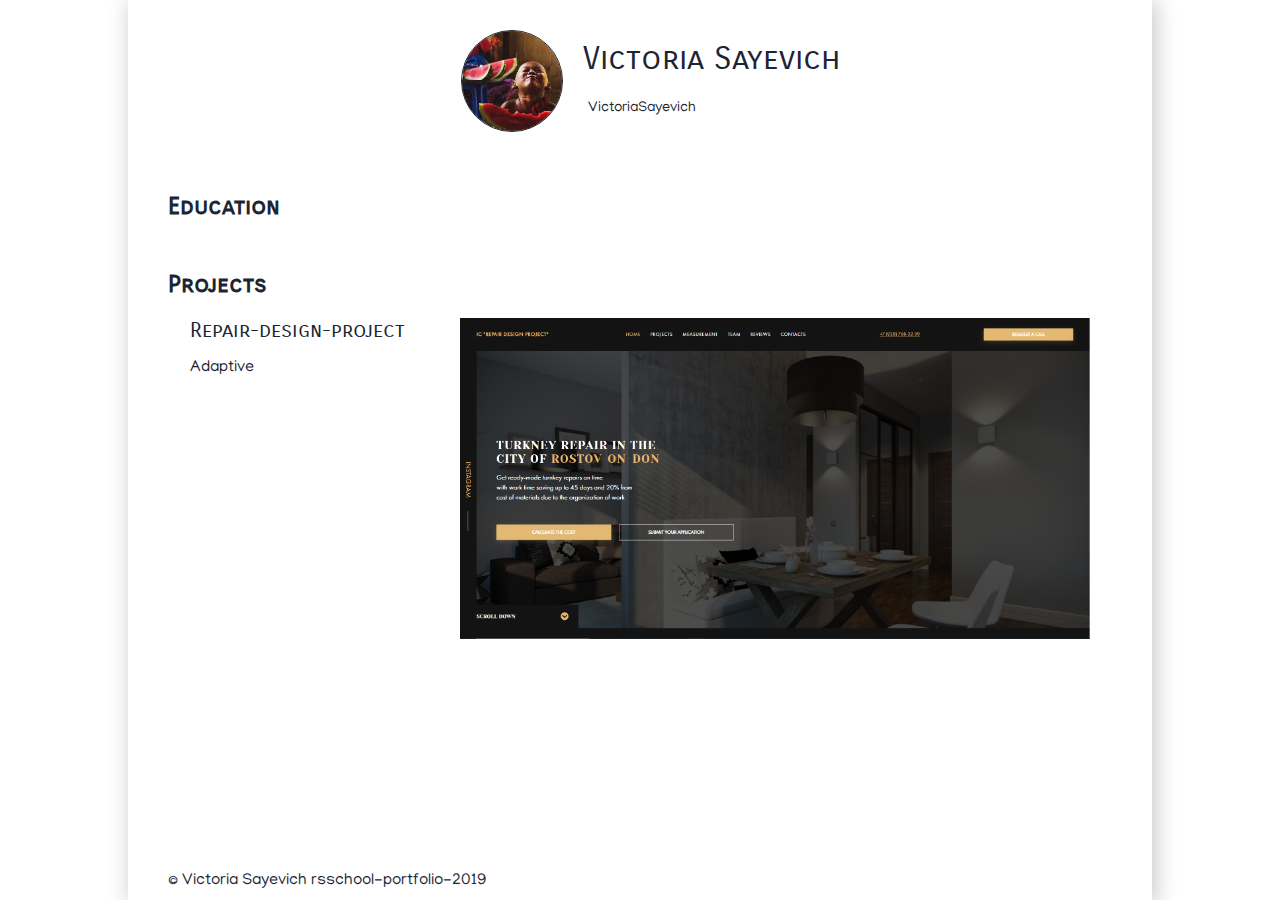
<file: index.html>
<!DOCTYPE html>
<html lang="en">

<head>
    <meta charset="UTF-8">
    <meta name="viewport" content="width=device-width, initial-scale=1.0">
    <meta http-equiv="X-UA-Compatible" content="ie=edge">
    <link rel="stylesheet" type="text/css" href="./style/style.css">
    <link rel="stylesheet" href="https://use.fontawesome.com/releases/v5.7.2/css/all.css" integrity="sha384-fnmOCqbTlWIlj8LyTjo7mOUStjsKC4pOpQbqyi7RrhN7udi9RwhKkMHpvLbHG9Sr" crossorigin="anonymous">
    <link href="https://fonts.googleapis.com/css?family=Carrois+Gothic+SC&display=swap" rel="stylesheet">
    <title>Portfolio</title>
</head>

<body>
    <header>
        <div class="my_photo">
            <div class="circle">
                <img src="./assets/big.jpg" alt="Фото">
            </div>
        </div>
        <div class="my_name">
            <h1>Victoria Sayevich</h1>
            <div class="my_name--contacts">
                <a href="https://github.com/VictoriaSayevich">
                    <i class="fab fa-github"></i>VictoriaSayevich
                </a>
            </div>
        </div>
    </header>
    <main>
        <section class="education">
            <div class="education-header">
                <h2>Education</h2>
            </div>
            <div class="education--card">
                <div class="education--card-element">
                    <h3>University:</h3>
                    <p>BSU</p>
                </div>
                <div class="education--card-element">
                    <h3>Faculty:</h3>
                    <p>Social and Cultural Communications</p>
                </div>
                <div class="education--card-element">
                    <h3>Specialty:</h3>
                    <p>Applied Informatics (web programming and computer design)</p>
                </div>
                <div class="education--card-element">
                    <h3>Graduation year:</h3>
                    <p>2021</p>
                </div>
            </div>
        </section>
        <section class="slider_projects">
            <h2>Projects</h2>
            <div class="slider_projects_container">
                <button class="slider_btn"><i class="fas fa-chevron-circle-left"></i></button>
                <div class="slider_projects_container--element">
                    <div class="slider_projects_container--element-item">
                        <article class="description">
                            <h3>Theyallow</h3>
                            <p>Adaptive</p>
                        </article>
                        <a href="./projects/theyallow/index.html"><img src="./assets/theyallow.png" alt="Theyallow" title="Theyallow project"></a>
                    </div>
                </div>
                <div class="slider_projects_container--element active">
                    <div class="slider_projects_container--element-item">
                        <article class="description">
                            <h3>Repair-design-project</h3>
                            <p>Adaptive</p>
                        </article>
                        <a href="./projects/design-repair/index.html"><img src="./assets/repair_design_project.png" alt="Theyallow" title="Theyallow project"></a>
                    </div>
                </div>
                <button class="slider_btn"><i class="fas fa-chevron-circle-right"></i></button>
            </div>
        </section>
        <section class="contacts">
            <ul class="contacts--menu">
                <li><a href="mailto:victoriasayevich@gmail.com"><i class="fas fa-envelope"></i></a></li>
                <li><a href="skype:VictoriaSayevich?call"><i class="fab fa-skype"></i></a></li>
                <li><a href="tg://msg?text=<?php echo urlencode( '<VictoriaSayevich>' ); ?>"><i class="fab fa-telegram-plane"></i></a></li>
            </ul>
        </section>
    </main>
    <footer>
        <p>&copy; Victoria Sayevich rsschool-portfolio-2019</p>
    </footer>
    <script src="./index.js"></script>
</body>

</html>
</file>
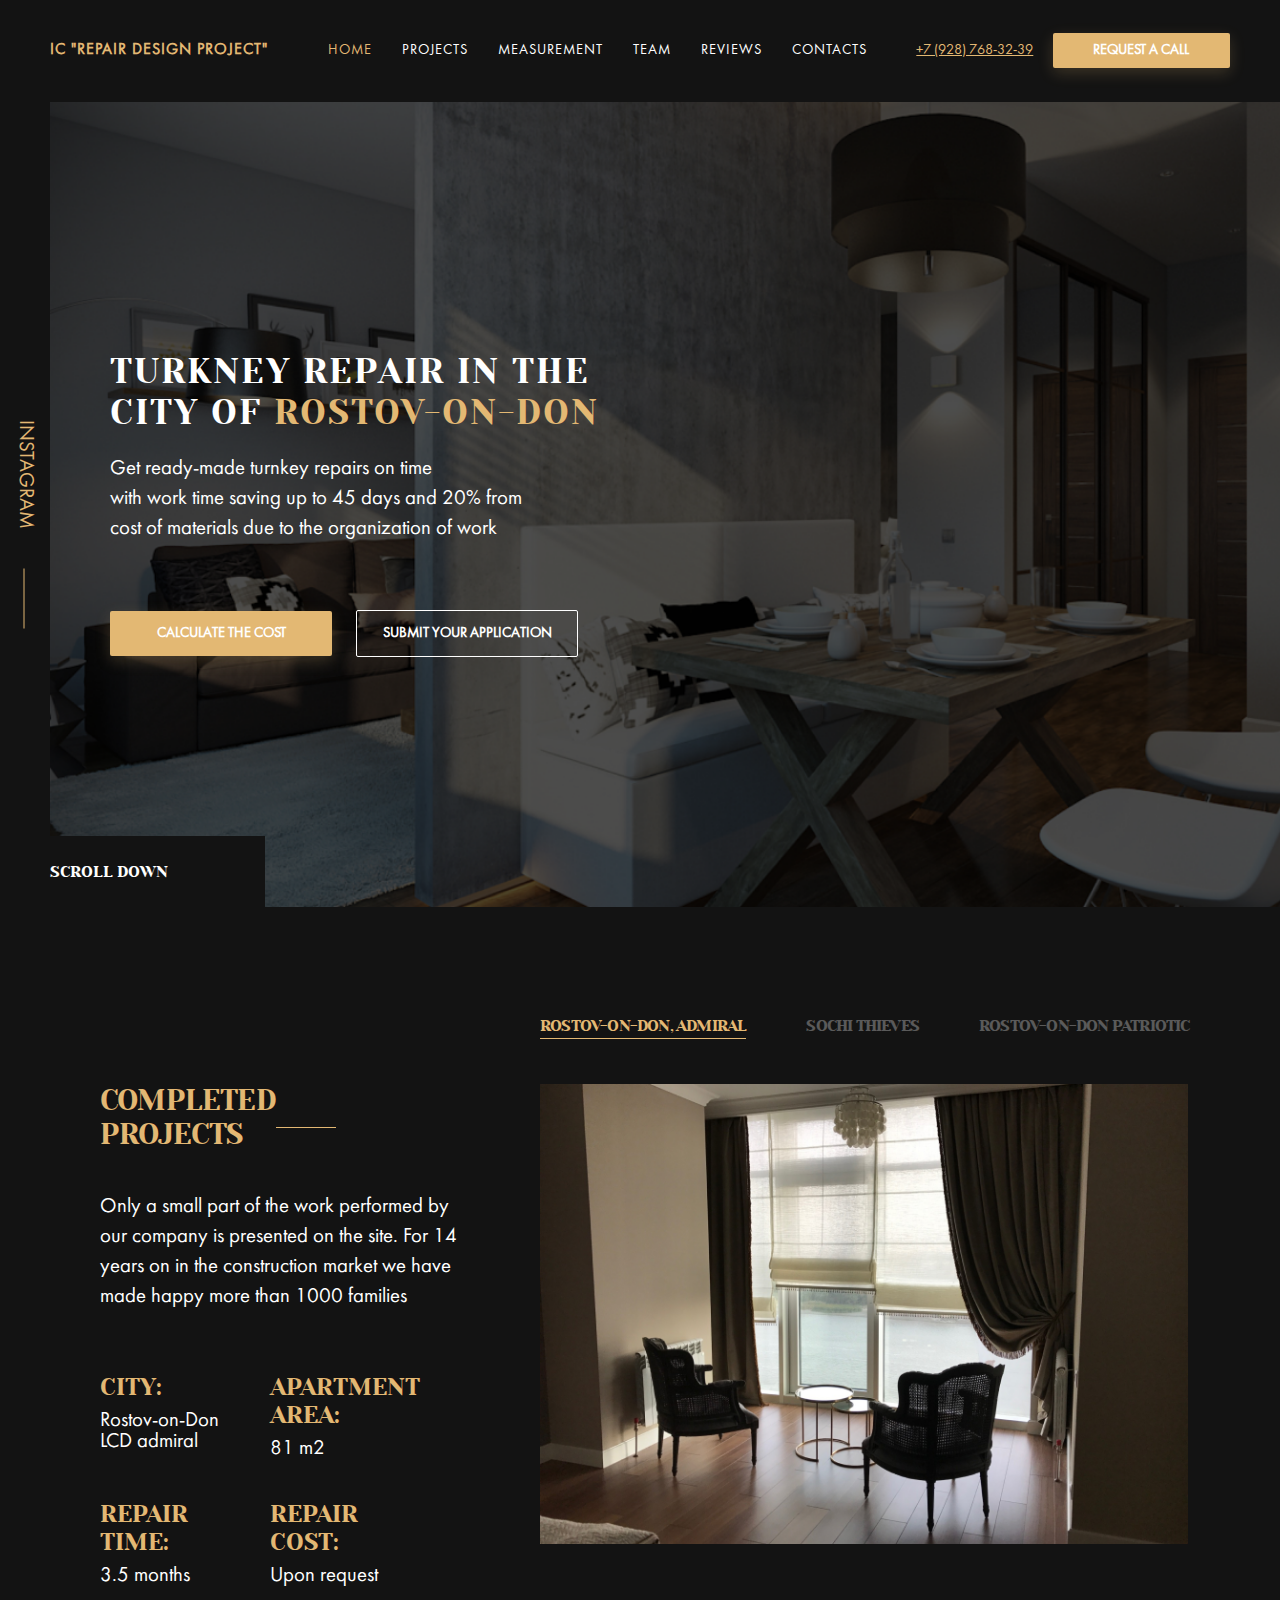
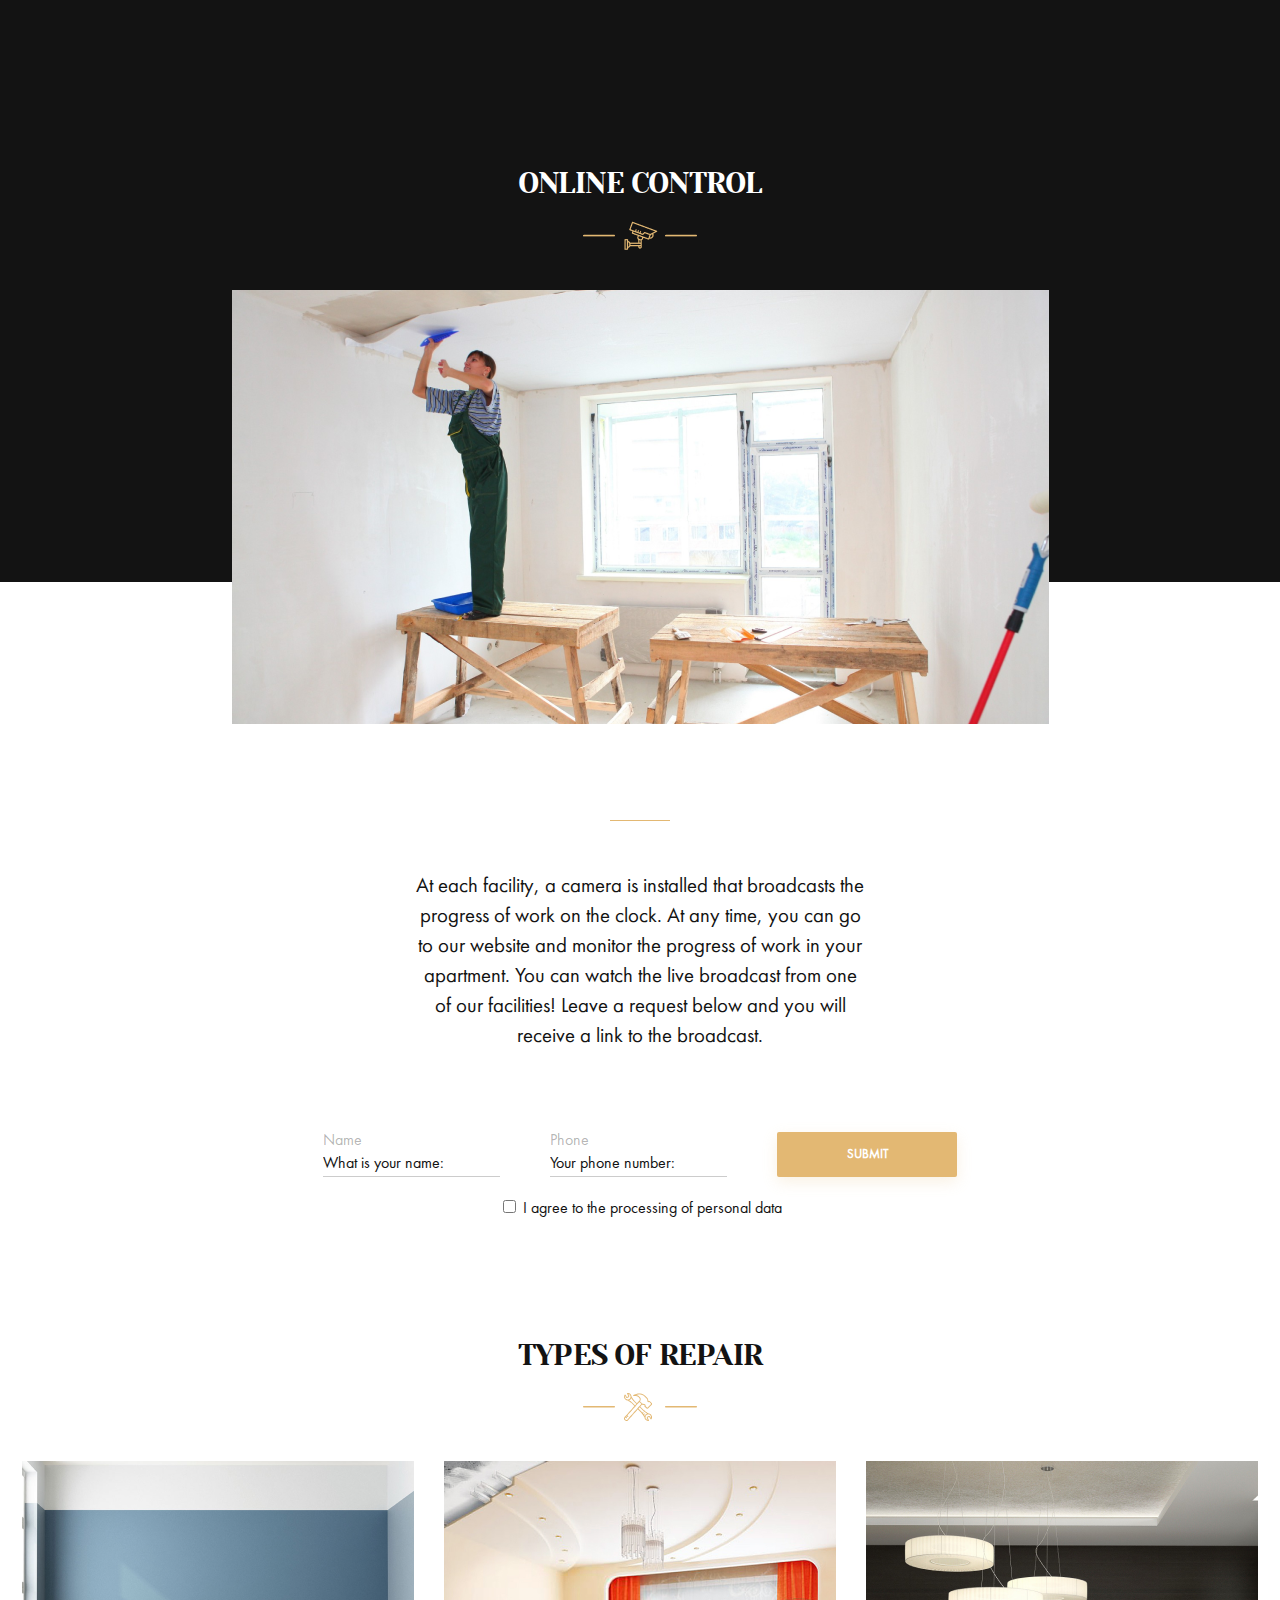
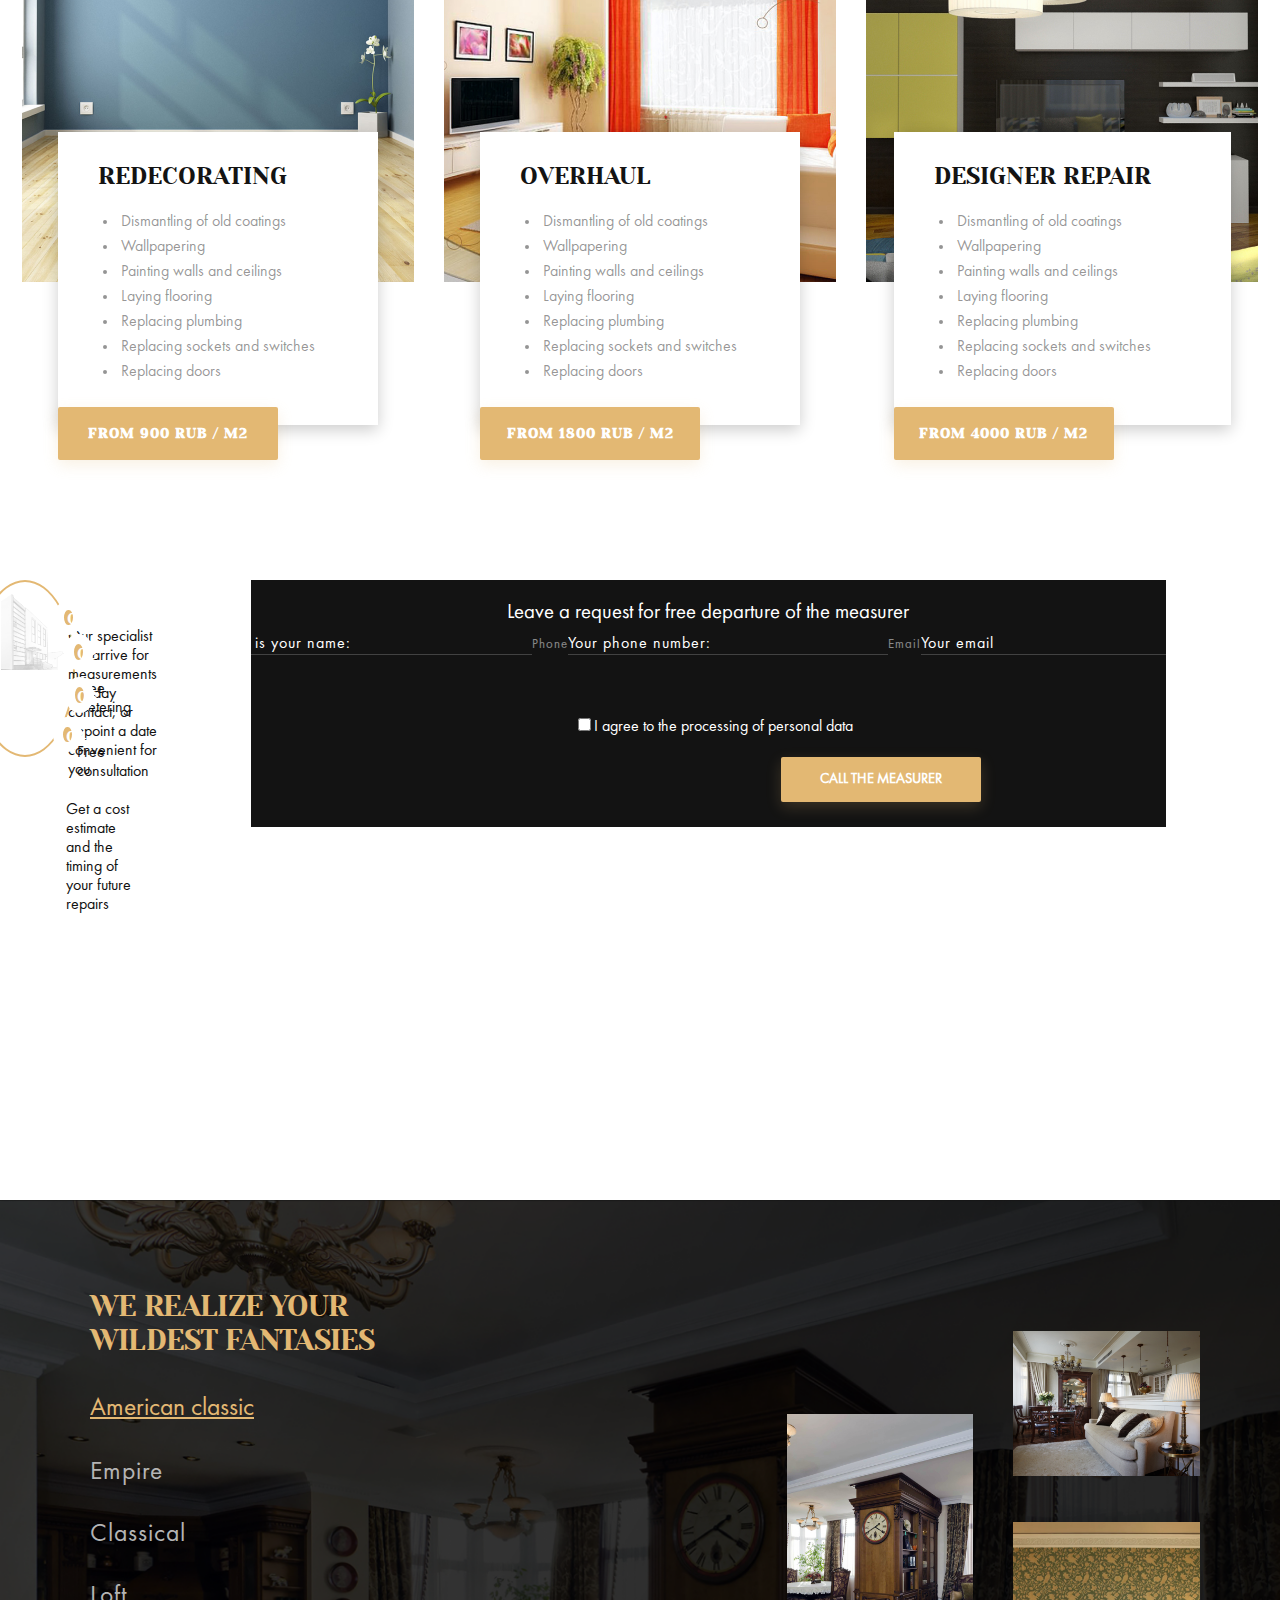
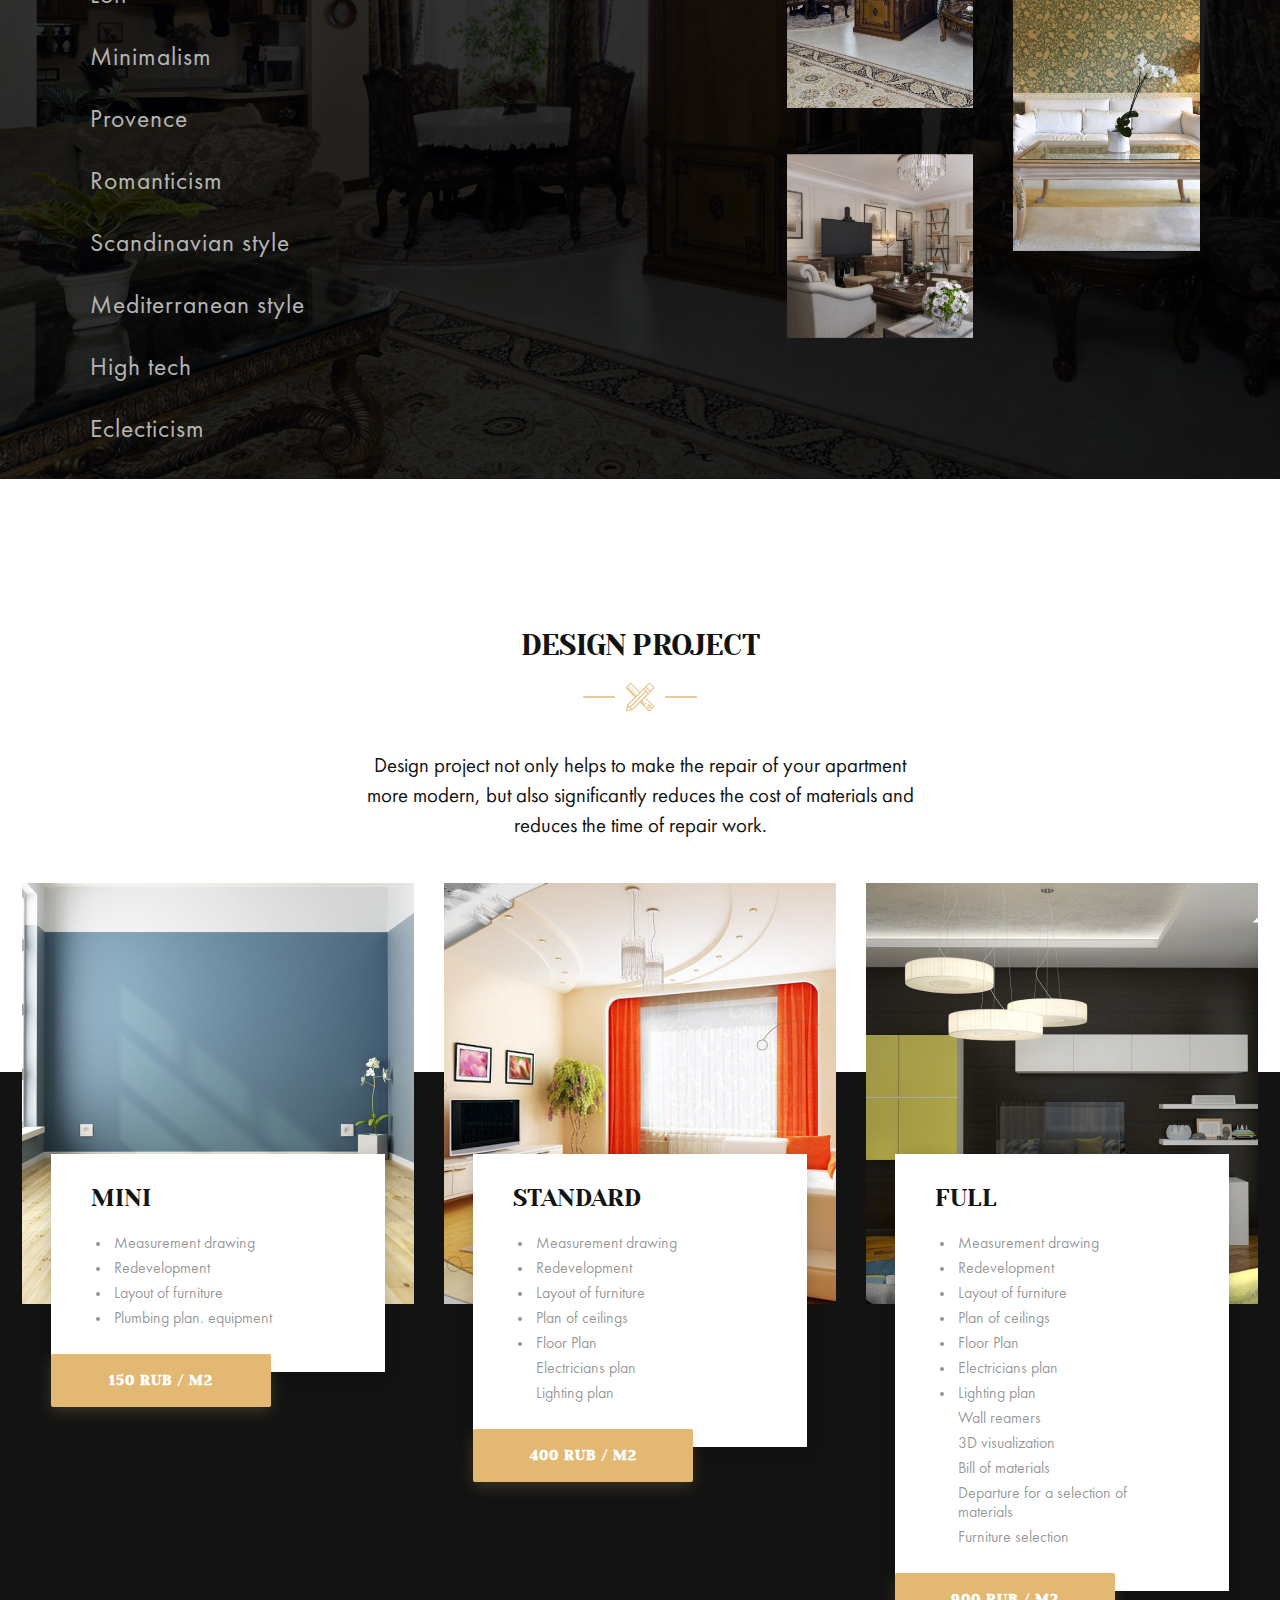
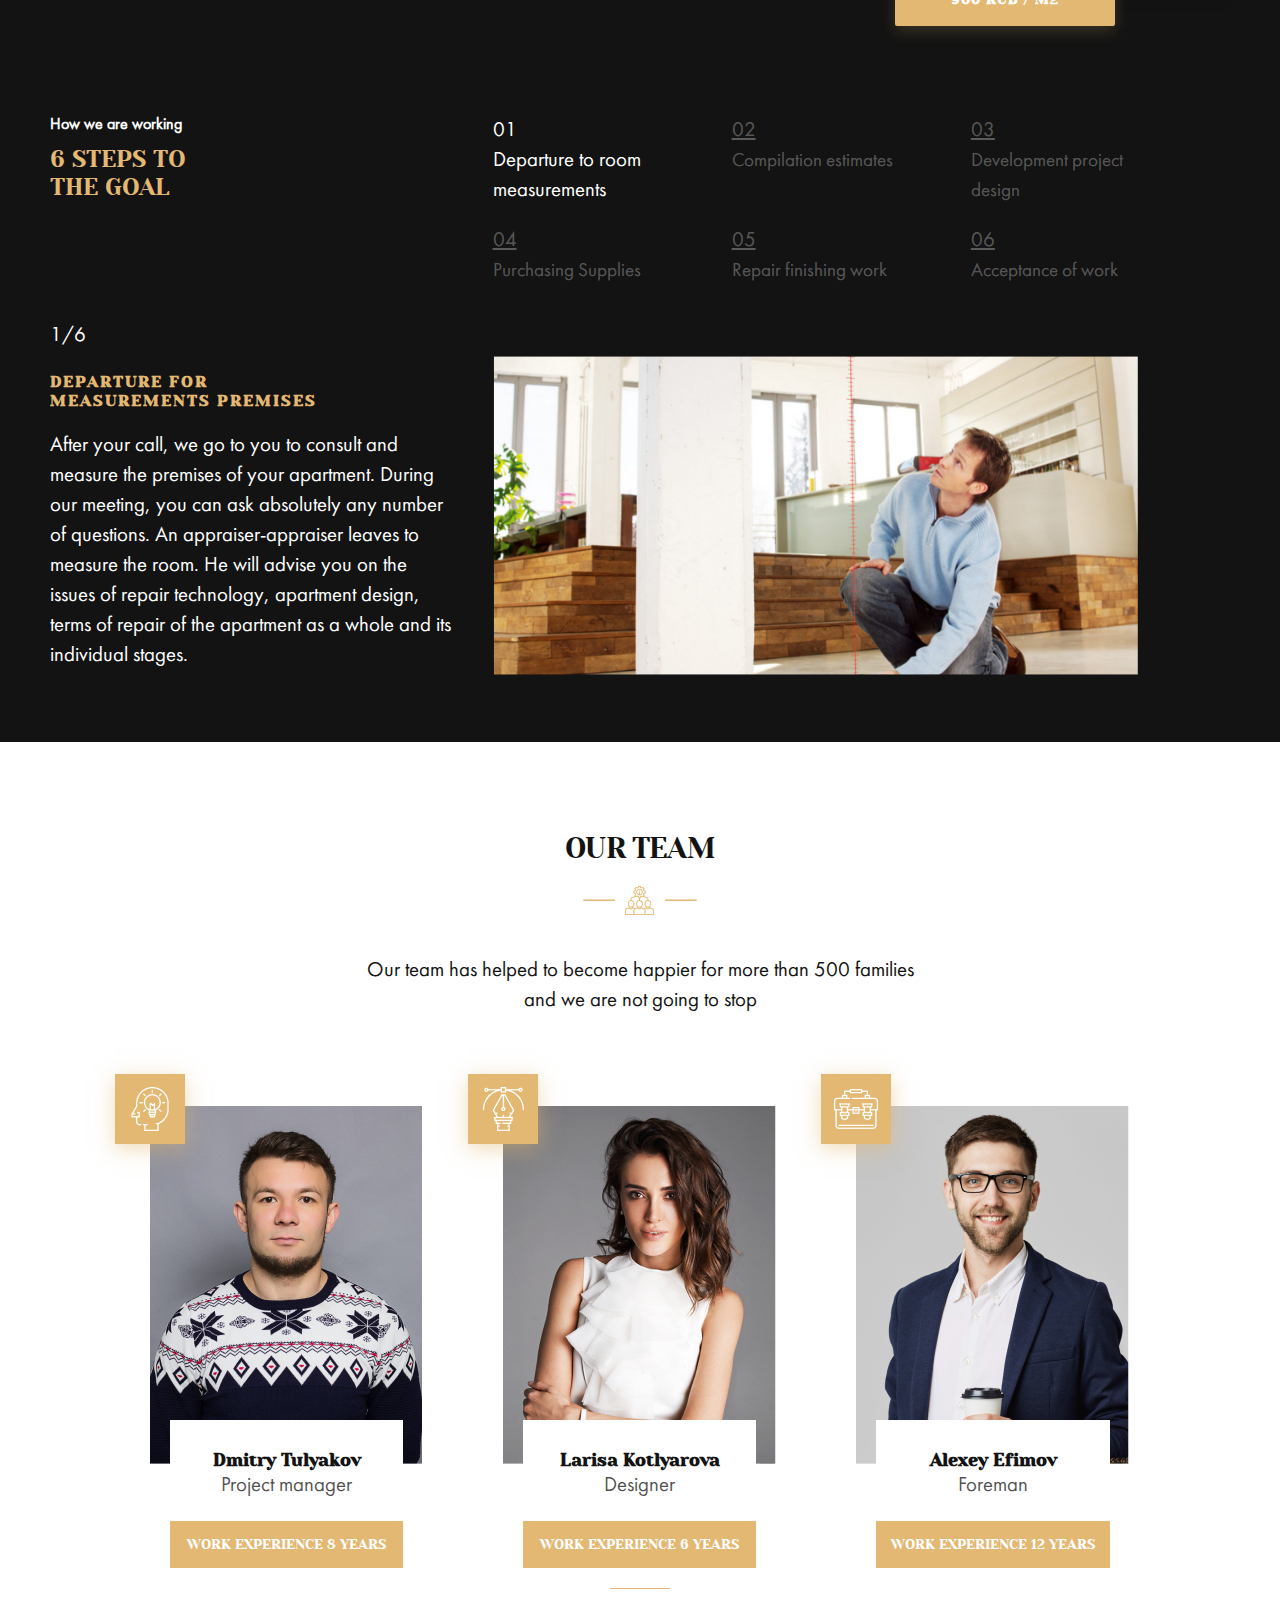
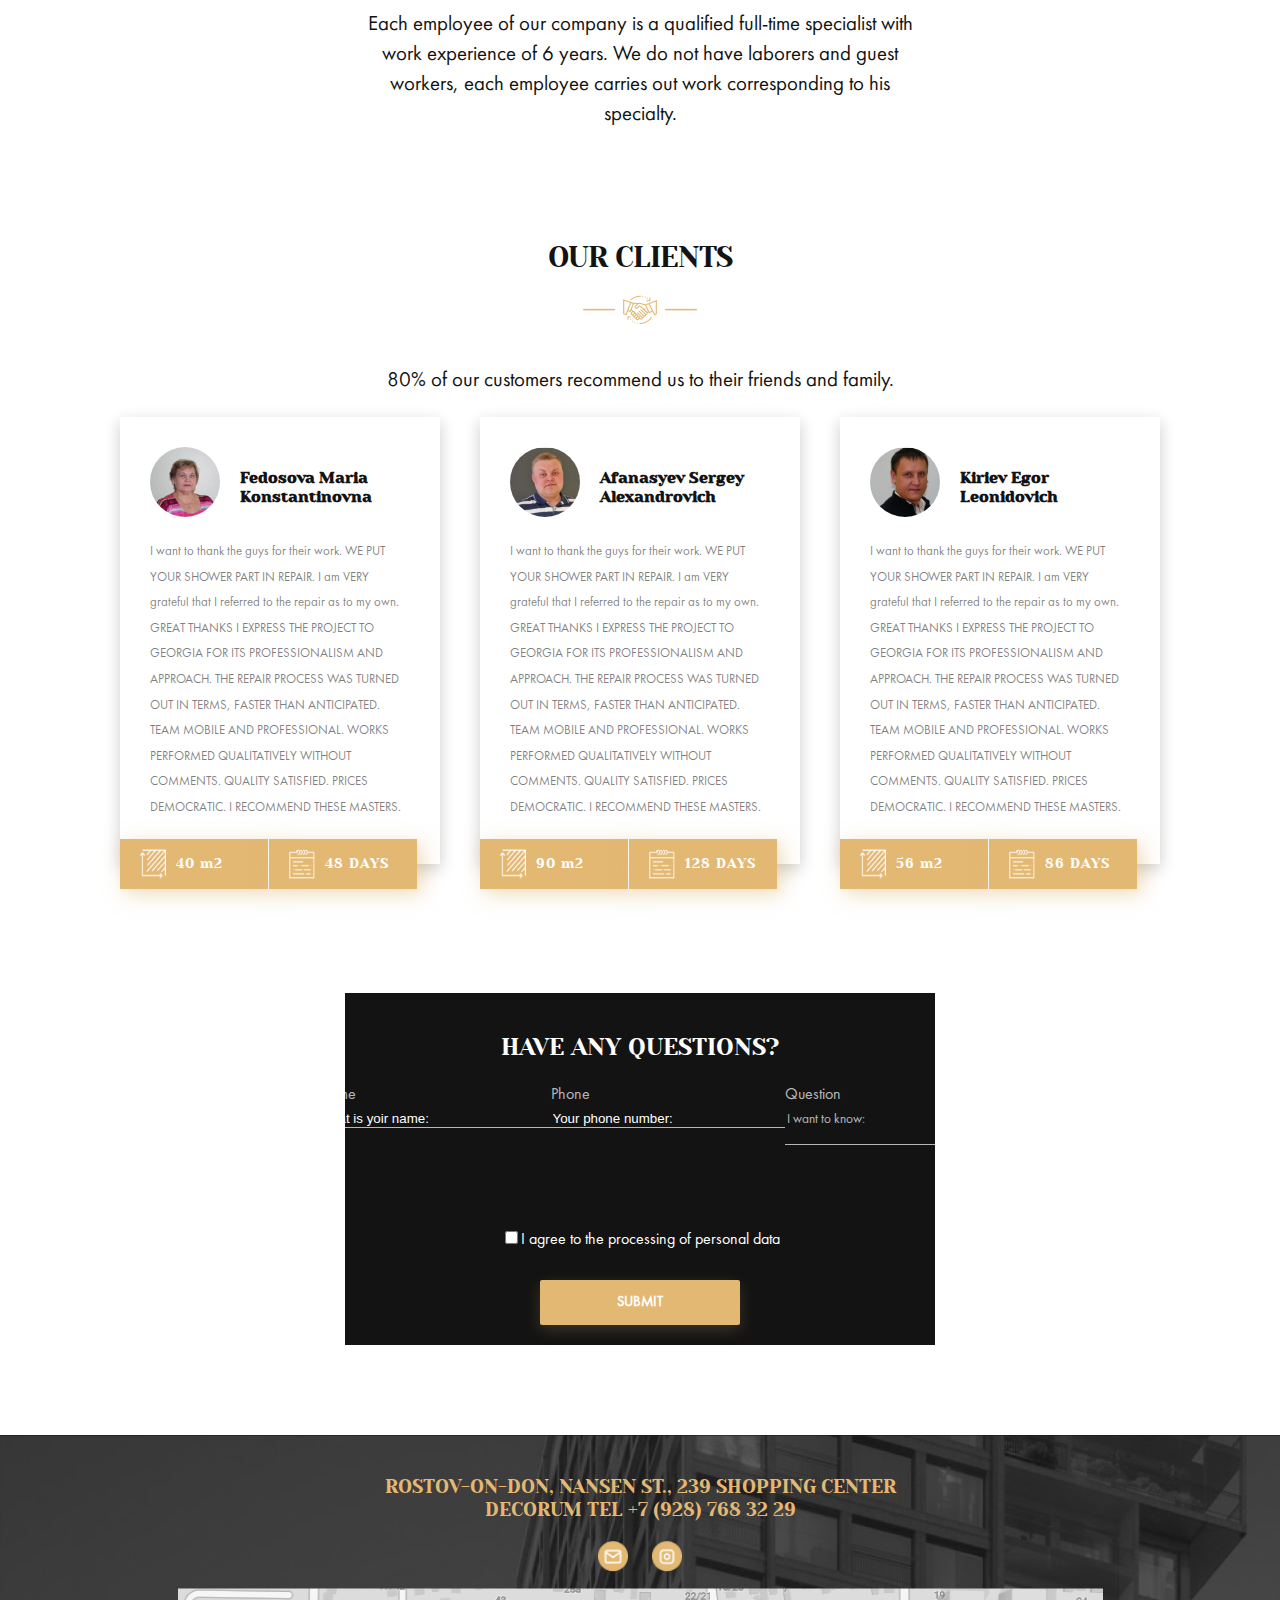
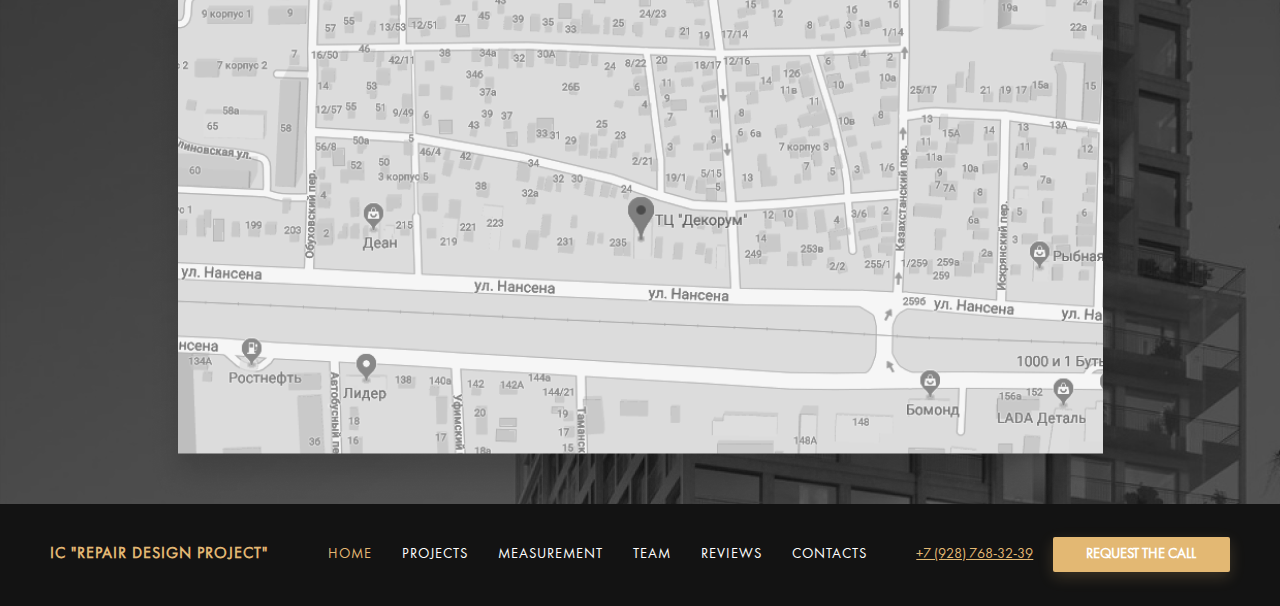
<file: projects/design-repair/index.html>
<!DOCTYPE html>
<html lang="en">

<head>
    <meta charset="UTF-8">
    <meta name="viewport" content="width=device-width, initial-scale=1.0">
    <meta http-equiv="X-UA-Compatible" content="ie=edge">
    <link rel="stylesheet" href="https://use.fontawesome.com/releases/v5.7.2/css/all.css" integrity="sha384-fnmOCqbTlWIlj8LyTjo7mOUStjsKC4pOpQbqyi7RrhN7udi9RwhKkMHpvLbHG9Sr" crossorigin="anonymous">
    <link rel="stylesheet" type="text/css" href="./style/style_mobile.css">
    <title>Repair Design Project</title>
</head>

<body>
    <header>
        <h4>IC "Repair Design Project"</h4>
        <nav>
            <ul class="menu_page_switcher">
                <li class="menu_page_switcher--item"><a class="menu_page_switcher--item--link-selected" href="#" title="Home">Home</a></li>
                <li class="menu_page_switcher--item"><a class="menu_page_switcher--item--link" href="#" title="Projects">Projects</a></li>
                <li class="menu_page_switcher--item"><a class="menu_page_switcher--item--link" href="#" title="Measurent">Measurement</a></li>
                <li class="menu_page_switcher--item"><a class="menu_page_switcher--item--link" href="#" title="Team">Team</a></li>
                <li class="menu_page_switcher--item"><a class="menu_page_switcher--item--link" href="#" title="Reviews">Reviews</a></li>
                <li class="menu_page_switcher--item"><a class="menu_page_switcher--item--link" href="#" title="Contacts">Contacts</a></li>
            </ul>
        </nav>
        <a href="tel: +7 (928) 768-32-39">
            <p>+7 (928) 768-32-39</p>
        </a>
        <button class="btn">Request a call</button>
    </header>
    <section class="main_screen">
        <article>
            <h1>Turkney repair in the <br>city of <span>rostov-on-don</span></h1>
            <p>Get ready-made turnkey repairs on time <br> with work time saving up to 45 days and 20% from <br> cost of materials due to the organization of work</p>
        </article>
        <aside>
            <p>Instagram</p>
            <div class="line"></div>
        </aside>
        <div class="buttons">
            <button class="btn">Calculate the cost</button>
            <button class="btn_second">Submit your application</button>
        </div>
        <div class="scroll_down">
            <p>Scroll down</p>
            <i class="fas fa-chevron-circle-down"></i>
        </div>
    </section>
    <section class="second_screen">
        <div></div>
        <nav>
            <ul class="menu_projects_switcher">
                <li class="menu_projects_switcher--item"><a class="menu_projects_switcher--item--link-selected" href="#">Rostov-on-Don, Admiral</a></li>
                <li class="menu_projects_switcher--item"><a class="menu_projects_switcher--item--link" href="#">Sochi Thieves</a></li>
                <li class="menu_projects_switcher--item"><a class="menu_projects_switcher--item--link" href="#">Rostov-on-Don Patriotic</a></li>
            </ul>
        </nav>
        <article class="article_completed_projects">
            <div class="header_name">
                <h2>Completed <br>projects</h2>
                <div class="line"></div>
            </div>
            <p>Only a small part of the work performed by our company is presented on the site. For 14 years on in the construction market we have made happy more than 1000 families</p>
            <div class="slider mobile">
                <img src="./assets/images/image 2.1.png" alt="фото интерьера1" title="Интерьер">
            </div>
            <div class="article_completed_projects--menu">
                <div>
                    <h3>City:</h3>
                    <p>Rostov-on-Don LCD admiral</p>
                </div>

                <div>
                    <h3>apartment area:</h3>
                    <p>81 m2</p>
                </div>

                <div>
                    <h3>Repair time:</h3>
                    <p>3.5 months</p>
                </div>

                <div>
                    <h3>Repair Cost:</h3>
                    <p>Upon request</p>
                </div>
            </div>
            <div class="slider_btn">
                <i class="fas fa-long-arrow-alt-left slider_btn-item"></i>
                <i class="fas fa-circle slider_btn-item slider_btn-item active"></i>
                <i class="fas fa-circle slider_btn-item"></i>
                <i class="fas fa-circle slider_btn-item"></i>
                <i class="fas fa-long-arrow-alt-right slider_btn-item"></i>
            </div>
        </article>
        <div class="slider desktop">
            <img src="./assets/images/image 2.1.png" alt="фото интерьера1" title="интерьер">
        </div>
    </section>
    <section class="section_online_control">
        <div class="background_block"></div>
        <h2>online control</h3>
            <img class="icon" src="./assets/images/icon_control.png" alt="камера наблюдения">
            <div class="video">
                <img src="./assets/images/image 6.png" alt="заглушка видео" title="видео">
            </div>
            <div class="line"></div>
            <p>At each facility, a camera is installed that broadcasts the progress of work on the clock. At any time, you can go to our website and monitor the progress of work in your apartment. You can watch the live broadcast from one of our facilities!
                Leave a request below and you will receive a link to the broadcast.</p>
            <form action="#" class="mobile_form">
                <div class="my_fieldset">
                    <div>
                        <label for="name">Name</label><input type="text" id="name" placeholder="What is your name:">
                    </div>
                    <div>
                        <label for="phone">Phone</label><input type="text" id="phone" placeholder="Your phone number:">
                    </div>
                    <div class="mobile agreement">
                        <input type="checkbox" id="agreement"><span class="checkmark"></span>
                        <label for="agreemnet">I agree to the processing of personal data</label>
                    </div>
                    <button class="btn">Submit</button>
                </div>
                <div class="agreement desktop">
                    <input type="checkbox" id="agreement"><span class="checkmark"></span>
                    <label for="agreemnet">I agree to the processing of personal data</label>
                </div>
            </form>
    </section>
    <section class="section_types_of_repair">
        <h2>types of repair</h2>
        <img class="icon" src="./assets/images/icon_repair.png" alt="ремонт">
        <article class="section_types_of_repair--article">
            <div class="section_types_of_repair--article-item">
                <img src="./assets/images/image.png" alt="интерьер 1" title="Интерьер">
                <div class="article_text">
                    <article class="article_text--element">
                        <h3>Redecorating</h3>
                        <ul>
                            <li>Dismantling of old coatings</li>
                            <li>Wallpapering</li>
                            <li>Painting walls and ceilings</li>
                            <li>Laying flooring</li>
                            <li>Replacing plumbing</li>
                            <li>Replacing sockets and switches</li>
                            <li>Replacing doors</li>
                        </ul>
                    </article>
                    <button class="btn">from 900 rub / m2</button>
                </div>
            </div>
            <div class="section_types_of_repair--article-item">
                <img src="./assets/images/image 3.png" alt="интерьер 2" title="Интерьер">
                <div class="article_text">
                    <article class="article_text--element">
                        <h3>Overhaul</h3>
                        <ul>
                            <li>Dismantling of old coatings</li>
                            <li>Wallpapering</li>
                            <li>Painting walls and ceilings</li>
                            <li>Laying flooring</li>
                            <li>Replacing plumbing</li>
                            <li>Replacing sockets and switches</li>
                            <li>Replacing doors</li>
                        </ul>
                    </article>
                    <button class="btn">from 1800 rub / m2</button>
                </div>
            </div>
            <div class="section_types_of_repair--article-item">
                <img src="./assets/images/image 3 (1).png" alt="интерьер 3" title="Интерьер">
                <div class="article_text">
                    <article class="article_text--element">
                        <h3>Designer Repair</h3>
                        <ul>
                            <li>Dismantling of old coatings</li>
                            <li>Wallpapering</li>
                            <li>Painting walls and ceilings</li>
                            <li>Laying flooring</li>
                            <li>Replacing plumbing</li>
                            <li>Replacing sockets and switches</li>
                            <li>Replacing doors</li>
                        </ul>
                    </article>
                    <button class="btn">from 4000 rub / m2</button>
                </div>
            </div>
        </article>
    </section>
    <section class="section_usp">
        <article class="usp--left">
            <p class="usp--left-p">Our specialist will arrive for measurements per day contact, or appoint a date convenient for you</p>
            <p class="usp--left-p">Free metering</p>
            <p class="usp--left-p">Free consultation</p>
            <p class="usp--left-p">Get a cost estimate and the timing of your future repairs</p>
            <div class="usp--left--circle">
                <div class="usp--left--circle--wrp-litle">
                    <p>01</p>
                </div>
                <div class="usp--left--circle--wrp-litle">
                    <p>02</p>
                </div>
                <div class="usp--left--circle--wrp-litle">
                    <p>03</p>
                </div>
                <div class="usp--left--circle--wrp-litle">
                    <p>04</p>
                </div>
                <img src="./assets/images/image 6.1.png" alt="карусель">
            </div>
        </article>
        <form action="#" class="my_form">
            <p>Leave a request for free departure of the measurer</p>
            <fieldset>
                <label for="name">Name</label>
                <input type="text" id="name" placeholder="What is your name:">

                <label for="phone">Phone</label>
                <input type="text" id="phone" placeholder="Your phone number:">

                <label for="email">Email</label>
                <input type="text" id="email" placeholder="Your email">
            </fieldset>
            <div class="agreement">
                <input type="checkbox" id="agreement"><label for="agreemnet">I agree to the processing of personal data</label>
            </div>
            <button class="btn">Call the measurer</button>
        </form>
        <div class="my_text">
            <img src="./assets/images/icon_coinsaver.png" alt="копилка" title="Копилка">
            <p>Help save 10 - 20% of the cost of materials</p>
        </div>
    </section>
    <section class="section_types_interior">
        <article class="section_types_interior--article">
            <h2>We realize your <br>wildest fantasies</h2>
            <ul class="section_types_interior--article-menu">
                <li><a href="#" type="active" class="section_types_interior--article-menu-link-selected">American classic</a></li>
                <li><a href="#" class="section_types_interior--article-menu-link">Empire</a></li>
                <li><a href="#" class="section_types_interior--article-menu-link">Classical</a></li>
                <li><a href="#" class="section_types_interior--article-menu-link">Loft</a></li>
                <li><a href="#" class="section_types_interior--article-menu-link">Minimalism</a></li>
                <li><a href="#" class="section_types_interior--article-menu-link">Provence</a></li>
                <li><a href="#" class="section_types_interior--article-menu-link">Romanticism</a></li>
                <li><a href="#" class="section_types_interior--article-menu-link">Scandinavian style</a></li>
                <li><a href="#" class="section_types_interior--article-menu-link">Mediterranean style</a></li>
                <li><a href="#" class="section_types_interior--article-menu-link">High tech</a></li>
                <li><a href="#" class="section_types_interior--article-menu-link">Eclecticism</a></li>
            </ul>
        </article>
        <div class="background_block mobile"></div>
        <div class="section_types_interior--img_elements">
            <img src="./assets/images/image_5.3_mobile.png" class="mobile" alt="Интерьер 1" title="Интерьер">
            <div class="item1">
                <img src="./assets/images/image 5 (1).png" alt="интерьер 1" title="Интерьер">
                <img src="./assets/images/image 5 (3).png" alt="интерьер 2" title="Интерьер">
            </div>
            <div class="item2">
                <img src="./assets/images/image 5.png" alt="интерьер 3" title="Интерьер">
                <img src="./assets/images/image 5 (2).png" alt="интерьер 4" title="Интерьер">
            </div>
        </div>
    </section>
    <section class="section_design_projects">
        <h2>design project</h2>
        <img src="./assets/images/icon_projects.png" alt="проекты">
        <p>Design project not only helps to make the repair of your apartment more modern, but also significantly reduces the cost of materials and reduces the time of repair work.</p>
        <article class="section_design_projects--article">
            <div class="section_design_projects--article-item">
                <img src="./assets/images/image.png" alt="интерьер 1" title="Интерьер">
                <div class="article_text">
                    <article class="article_text--element">
                        <h3>Mini</h3>
                        <ul>
                            <li>Measurement drawing</li>
                            <li>Redevelopment</li>
                            <li>Layout of furniture</li>
                            <li>Plumbing plan. equipment</li>
                        </ul>
                    </article>
                    <button class="btn">150 rub / m2</button>
                </div>
            </div>
            <div class="section_design_projects--article-item">
                <img src="./assets/images/image 3.png" alt="интерьер 2">
                <div class="article_text">
                    <article class="article_text--element">
                        <h3>Standard</h3>
                        <ul>
                            <li>Measurement drawing</li>
                            <li>Redevelopment</li>
                            <li>Layout of furniture</li>
                            <li>Plan of ceilings</li>
                            <li>Floor Plan</li>
                            <li class="desktop">Electricians plan</li>
                            <li class="desktop">Lighting plan</li>
                        </ul>
                    </article>
                    <button class="btn">400 rub / m2</button>
                </div>
            </div>
            <div class="section_design_projects--article-item">
                <img src="./assets/images/image 3 (1).png" alt="интерьер 3" title="Интерьер">
                <div class="article_text">
                    <article class="article_text--element">
                        <h3>Full</h3>
                        <ul>
                            <li>Measurement drawing</li>
                            <li>Redevelopment</li>
                            <li>Layout of furniture</li>
                            <li>Plan of ceilings</li>
                            <li>Floor Plan</li>
                            <li>Electricians plan</li>
                            <li>Lighting plan</li>
                            <li class="desktop">Wall reamers</li>
                            <li class="desktop">3D visualization</li>
                            <li class="desktop">Bill of materials</li>
                            <li class="desktop">Departure for a selection of materials</li>
                            <li class="desktop">Furniture selection</li>
                        </ul>
                    </article>
                    <button class="btn">900 rub / m2</button>
                </div>
            </div>
        </article>
        <div class="background_block"></div>
    </section>
    <section class="section_steps_working">
        <article class="section_steps_working--article">
            <h5 class="h5_pred">How we are working</h5>
            <h3>6 steps to <br>the goal</h3>
            <article>
                <p>1/6</p>
                <h4>Departure for <br>measurements premises</h4>
                <p class="p_steps">After your call, we go to you to consult and measure the premises of your apartment. During our meeting, you can ask absolutely any number of questions. An appraiser-appraiser leaves to measure the room. He will advise you on the issues
                    of repair technology, apartment design, terms of repair of the apartment as a whole and its individual stages.</p>
            </article>
            <div class="slider_btn">
                <i class="fas fa-long-arrow-alt-left slider_btn-item"></i>
                <i class="fas fa-circle slider_btn-item slider_btn-item active"></i>
                <i class="fas fa-circle slider_btn-item"></i>
                <i class="fas fa-circle slider_btn-item"></i>
                <i class="fas fa-circle slider_btn-item"></i>
                <i class="fas fa-circle slider_btn-item"></i>
                <i class="fas fa-long-arrow-alt-right slider_btn-item"></i>
            </div>
        </article>
        <article class="section_steps_working--article">
            <div class="section_steps_working--article--steps">
                <div class="section_steps_working--article--steps-item-selected">
                    <p class="number_step">01</p>
                    <p class="text_step">Departure to room measurements</p>
                </div>
                <div class="section_steps_working--article--steps-item">
                    <p class="number_step">02</p>
                    <p class="text_step">Compilation estimates</p>
                </div>
                <div class="section_steps_working--article--steps-item">
                    <p class="number_step">03</p>
                    <p class="text_step">Development project design</p>
                </div>
                <div class="section_steps_working--article--steps-item">
                    <p class="number_step">04</p>
                    <p class="text_step">Purchasing Supplies</p>
                </div>
                <div class="section_steps_working--article--steps-item">
                    <p class="number_step">05</p>
                    <p class="text_step">Repair finishing work</p>
                </div>
                <div class="section_steps_working--article--steps-item">
                    <p class="number_step">06</p>
                    <p class="text_step">Acceptance of work</p>
                </div>
            </div>
            <img src="./assets/images/Mask Group.png" alt="этапы работы">
        </article>
    </section>
    <section class="section_our_team">
        <h2>our team</h2>
        <img src="./assets/images/icon_team.png" alt="команда" class="team_img_icon">
        <p class="team_p">Our team has helped to become happier for more than 500 families and we are not going to stop</p>
        <div class="section_our_team--article">
            <div class="section_our_team--article-item">
                <img src="./assets/images/icon_idea.png" alt="иконка идея" class="icon">
                <div class="article_text_team">
                    <img src="./assets/images/person1.png" alt="менеджер" title="Фото менеджер">
                    <article class="article_text_team--element">
                        <h4>Dmitry Tulyakov</h4>
                        <p>Project manager</p>
                        <div class="my_label">Work experience 8 years</div>
                    </article>
                </div>

            </div>
            <div class="section_our_team--article-item">
                <img src="./assets/images/icon_pero.png" alt="иконка перо" class="icon">
                <div class="article_text_team">
                    <img src="./assets/images/person2.png" alt="дизайнер" title="Фото дизайнер">
                    <article class="article_text_team--element">
                        <h4>Larisa Kotlyarova</h4>
                        <p>Designer</p>
                        <div class="my_label">Work experience 6 years</div>
                    </article>
                </div>
            </div>
            <div class="section_our_team--article-item">
                <img src="./assets/images/icon_portfolio.png" alt="иконка портфель" class="icon">
                <div class="article_text_team">
                    <img src="./assets/images/person3.png" alt="мастер" title="Фото мастер">
                    <article class="article_text_team--element">
                        <h4>Alexey Efimov</h4>
                        <p>Foreman</p>
                        <div class="my_label">Work experience 12 years</div>
                    </article>
                </div>
            </div>
        </div>
        <div class="line"></div>
        <p class="text_after_section">Each employee of our company is a qualified full-time specialist with work experience of 6 years. We do not have laborers and guest workers, each employee carries out work corresponding to his specialty.</p>
    </section>
    <section class="section_our_clients">

        <h2 class="header_clients">our clients</h2>
        <img class="img_icon_cliets" src="./assets/images/icon_clients.png" alt="клиенты">
        <p class="p_clients">80% of our customers recommend us to their friends and family.</p>
        <div class="section_our_clients--element">
            <div class="article_text">
                <article class="article_text--element">
                    <div class="clients_name">
                        <div class="circle_client">
                            <img src="./assets/images/review1.png" alt="клиент 1" title="Наш клиент">
                        </div>
                        <h4>Fedosova Maria <br>Konstantinovna</h4>
                    </div>
                    <p>I want to thank the guys for their work. WE PUT YOUR SHOWER PART IN REPAIR. I am VERY grateful that I referred to the repair as to my own. GREAT THANKS I EXPRESS THE PROJECT TO GEORGIA FOR ITS PROFESSIONALISM AND APPROACH. THE REPAIR
                        PROCESS WAS TURNED OUT IN TERMS, FASTER THAN ANTICIPATED. TEAM MOBILE AND PROFESSIONAL. WORKS PERFORMED QUALITATIVELY WITHOUT COMMENTS. QUALITY SATISFIED. PRICES DEMOCRATIC. I RECOMMEND THESE MASTERS.</p>

                </article>
                <div class="my_label">
                    <p><img src="./assets/images/icon_square.png" alt="иконка площадь">40 m2</p>
                    <p><img src="./assets/images/icon_deadline.png" alt="иконка сроки">48 DAYS</p>
                </div>
            </div>
            <div class="article_text">
                <article class="article_text--element">
                    <div class="clients_name">
                        <div class="circle_client">
                            <img src="./assets/images/review2.png" alt="клиент 2" title="Наш клиент">
                        </div>
                        <h4>Afanasyev Sergey <br>Alexandrovich</h4>
                    </div>
                    <p>I want to thank the guys for their work. WE PUT YOUR SHOWER PART IN REPAIR. I am VERY grateful that I referred to the repair as to my own. GREAT THANKS I EXPRESS THE PROJECT TO GEORGIA FOR ITS PROFESSIONALISM AND APPROACH. THE REPAIR
                        PROCESS WAS TURNED OUT IN TERMS, FASTER THAN ANTICIPATED. TEAM MOBILE AND PROFESSIONAL. WORKS PERFORMED QUALITATIVELY WITHOUT COMMENTS. QUALITY SATISFIED. PRICES DEMOCRATIC. I RECOMMEND THESE MASTERS.</p>
                </article>
                <div class="my_label">
                    <p><img src="./assets/images/icon_square.png" alt="иконка площадь">90 m2</p>
                    <p><img src="./assets/images/icon_deadline.png" alt="иконка сроки">128 DAYS</p>
                </div>
            </div>
            <div class="article_text">
                <article class="article_text--element">
                    <div class="clients_name">
                        <div class="circle_client">
                            <img src="./assets/images/review3.png" alt="клиент 3" title="Наш клиент">
                        </div>
                        <h4>Kiriev Egor <br>Leonidovich</h4>
                    </div>
                    <p>I want to thank the guys for their work. WE PUT YOUR SHOWER PART IN REPAIR. I am VERY grateful that I referred to the repair as to my own. GREAT THANKS I EXPRESS THE PROJECT TO GEORGIA FOR ITS PROFESSIONALISM AND APPROACH. THE REPAIR
                        PROCESS WAS TURNED OUT IN TERMS, FASTER THAN ANTICIPATED. TEAM MOBILE AND PROFESSIONAL. WORKS PERFORMED QUALITATIVELY WITHOUT COMMENTS. QUALITY SATISFIED. PRICES DEMOCRATIC. I RECOMMEND THESE MASTERS.</p>
                </article>
                <div class="my_label">
                    <p><img src="./assets/images/icon_square.png" alt="иконка площадь">56 m2</p>
                    <p><img src="./assets/images/icon_deadline.png" alt="иконка сроки">86 DAYS</p>
                </div>
            </div>
        </div>
    </section>
    <section class="section_form_question">
        <form action="#">
            <h3>have any questions?</h3>
            <fieldset>
                <div class="name_phone_form">
                    <div class="label_input">
                        <label for="name">Name</label>
                        <input type="text" id="name" placeholder="What is yoir name:">
                    </div>
                    <div class="label_input">
                        <label for="phone">Phone</label>
                        <input type="text" id="phone" placeholder="Your phone number:">
                    </div>
                </div>
                <div class="label_input">
                    <label for="question">Question</label>
                    <textarea name="question" id="question_area" placeholder="I want to know:"></textarea>
                </div>
            </fieldset>
            <div class="agreement">
                <input type="checkbox" id="agreement"><label for="agreemnet">I agree to the processing of personal data</label>
            </div>
            <button class="btn">Submit</button>
        </form>
    </section>
    <section class="section_contacts">
        <h3>Rostov-on-Don, Nansen St., 239 Shopping Center <br>Decorum Tel +7 (928) 768 32 29</h3>
        <div class="icons">
            <img src="./assets/images/icon_mail.png" alt="email">
            <img src="./assets/images/icon_instagram.png" alt="Instagram">
        </div>
        <img src="./assets/images/map.png" alt="карта заглушка" title="Карта">
    </section>
    <footer>
        <h4>IC "Repair Design Project"</h4>
        <nav>
            <ul class="menu_page_switcher">
                <li class="menu_page_switcher--item"><a class="menu_page_switcher--item--link-selected" href="#">Home</a></li>
                <li class="menu_page_switcher--item"><a class="menu_page_switcher--item--link" href="#">Projects</a></li>
                <li class="menu_page_switcher--item"><a class="menu_page_switcher--item--link" href="#">Measurement</a></li>
                <li class="menu_page_switcher--item"><a class="menu_page_switcher--item--link" href="#">Team</a></li>
                <li class="menu_page_switcher--item"><a class="menu_page_switcher--item--link" href="#">Reviews</a></li>
                <li class="menu_page_switcher--item"><a class="menu_page_switcher--item--link" href="#">Contacts</a></li>
            </ul>
        </nav>
        <a href="tel: +7 (928) 768-32-39" title="tel: +7 (928) 768-32-39">
            <p>+7 (928) 768-32-39</p>
        </a>
        <button class="btn">Request the call</button>
    </footer>
</body>

</html>
</file>
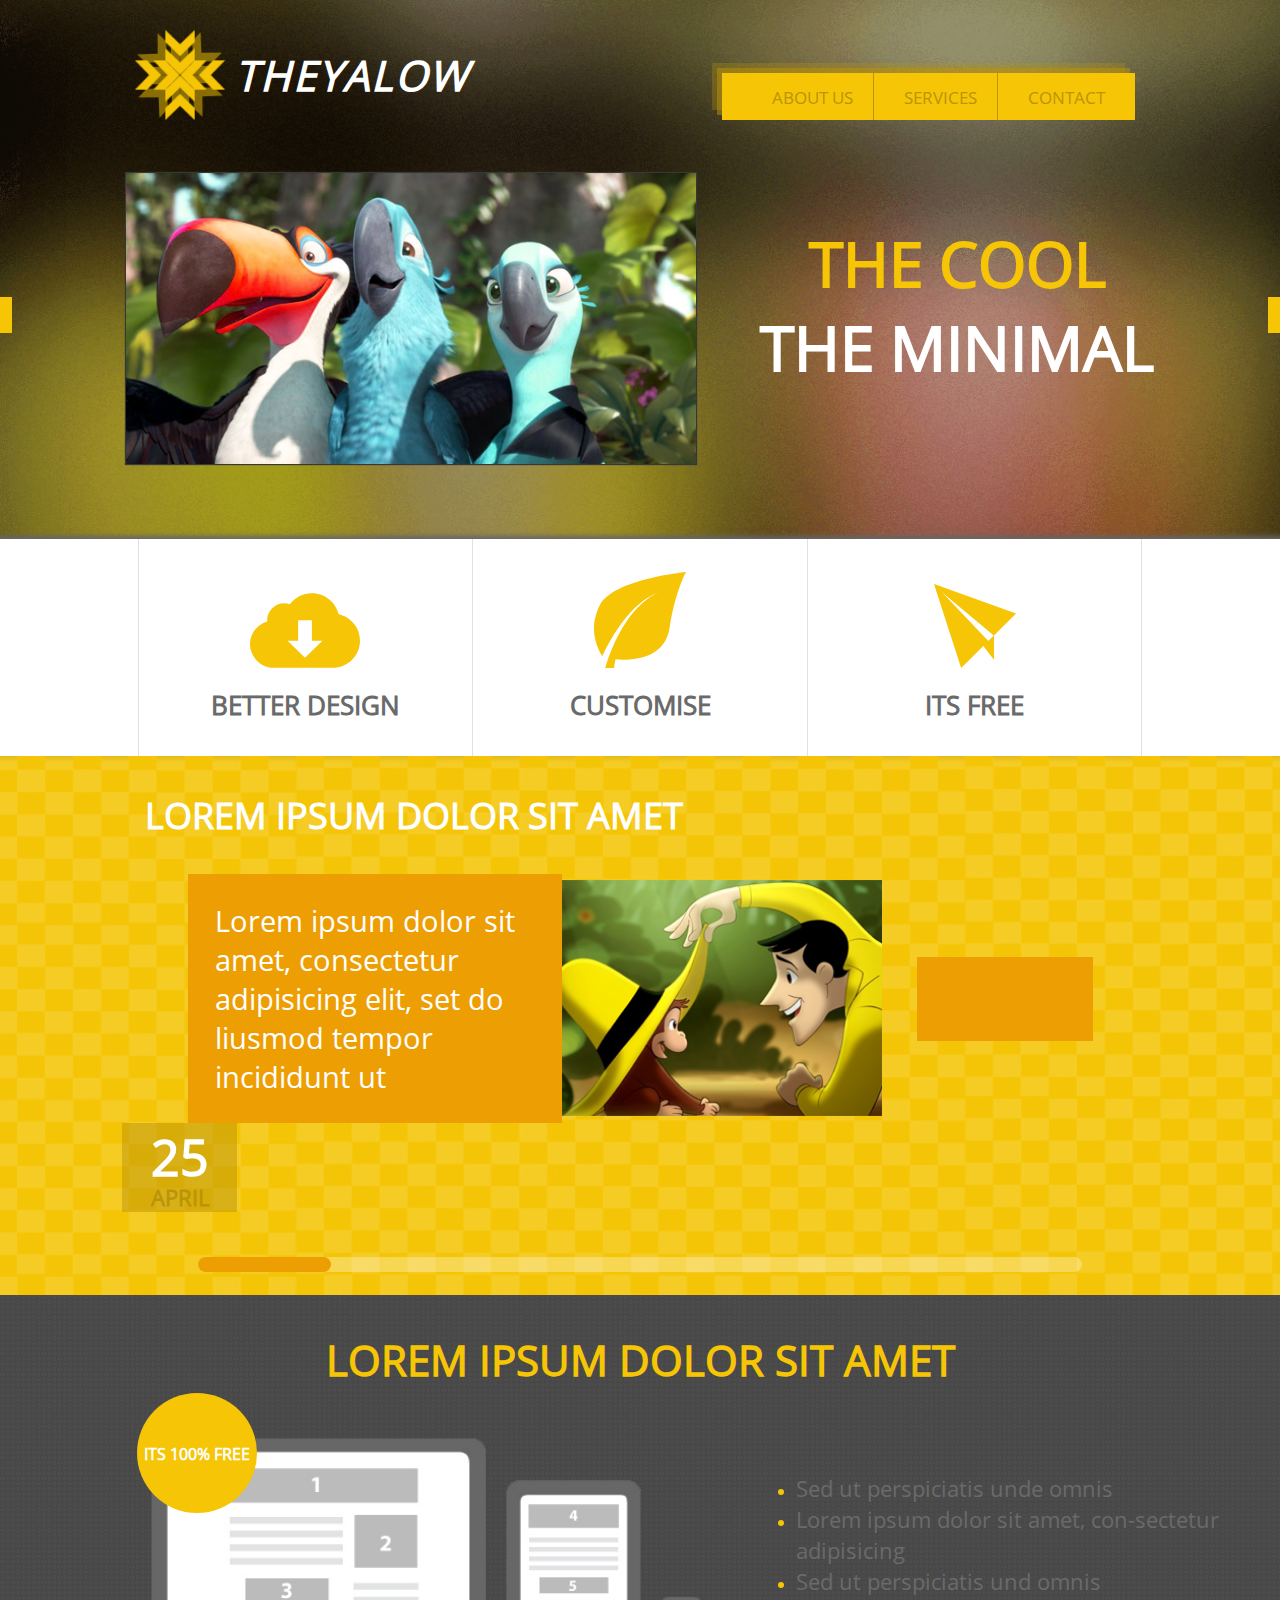
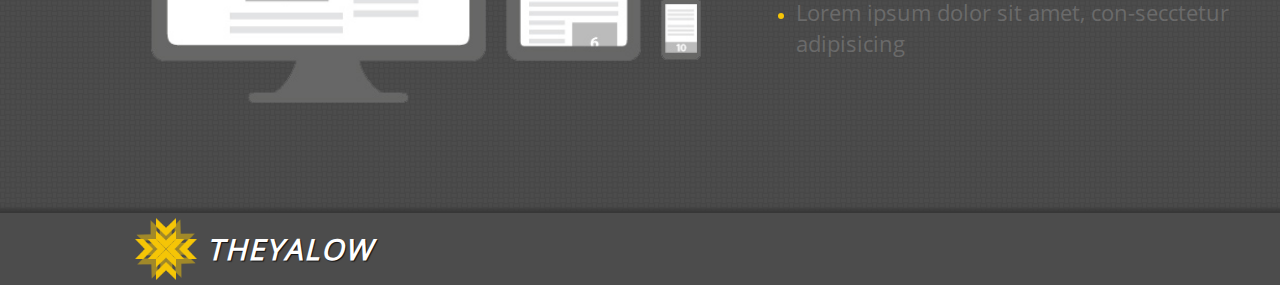
<file: projects/theyallow/index.html>
<!DOCTYPE html>
<html lang="en">

<head>
    <meta charset="UTF-8">
    <meta name="viewport" content="width=device-width, initial-scale=1.0">
    <meta http-equiv="X-UA-Compatible" content="ie=edge">
    <link rel="stylesheet" href="https://use.fontawesome.com/releases/v5.7.2/css/all.css" integrity="sha384-fnmOCqbTlWIlj8LyTjo7mOUStjsKC4pOpQbqyi7RrhN7udi9RwhKkMHpvLbHG9Sr" crossorigin="anonymous">
    <link rel="stylesheet" type="text/css" href="./style.css">
    <title>Theyalow</title>
</head>

<body>
    <header>
        <div class="logo">
            <img src="./assets/logo.png" alt="Логотип">
            <h2>Theyalow</h2>
        </div>
        <nav>
            <ul class="menu">
                <li><a href="#"><i class="fas fa-user-alt"></i>About us</a></li>
                <li><a href="#"><i class="fas fa-wrench"></i>Services</a></li>
                <li><a href="#"><i class="fas fa-envelope"></i>Contact</a></li>
            </ul>
        </nav>
    </header>
    <main>
        <div class="header_background"></div>
        <section class="main_video">
            <button class="arrow_btn"><i class="fas fa-chevron-up"></i></button>
            <div class="video">
                <img src="./assets/parrots.png" alt="Видео">
            </div>
            <h1><span>The cool</span><br>The minimal</h1>
            <button class="arrow_btn"><i class="fas fa-chevron-up"></i></button>
        </section>
        <section class="USP">
            <article>
                <svg id="icon_download" width="110" height="75" xmlns="http://www.w3.org/2000/svg" xmlns:xlink="http://www.w3.org/1999/xlink" xmlns:svgjs="http://svgjs.com/svgjs" viewBox="0 0.161 110 74.679">
                    <svg xmlns="http://www.w3.org/2000/svg" width="110" height="75" viewBox="2 2 109 74" fill="#f5c506">
                        <path fill="#F5C506" paint-order="stroke fill markers" fill-rule="evenodd" d="M83.75 76H25.844C12.675 76 2 65.458 2 52.454c0-10.68 7.247-19.596 17.117-22.478-.018-.36-.086-.701-.086-1.067 0-9.289 7.625-16.818 17.031-16.818 1.884 0 3.664.374 5.357.931C46.38 6.37 54.304 2 63.312 2c12.954 0 23.746 8.945 26.515 20.908C101.941 25.643 111 36.3 111 49.09 111 63.952 98.8 76 83.75 76zM63.312 49.09V28.91H49.687v20.182H39.256L56.5 66.119l17.244-17.028H63.312z"/>
                    </svg>
                </svg>
                <h3>Better design</h3>
            </article>
            <article>
                <svg id="icon_leaf" width="92" height="96" xmlns="http://www.w3.org/2000/svg" xmlns:xlink="http://www.w3.org/1999/xlink" xmlns:svgjs="http://svgjs.com/svgjs" viewBox="0 0.068 92 95.864">
                    <svg xmlns="http://www.w3.org/2000/svg" width="92" height="96" viewBox="7.83 2 91.171 95" fill="#f5c506">
                        <path fill="#F5C506" paint-order="stroke fill markers" fill-rule="evenodd" d="M82.64 57.57c-4.692 30.106-35.933 32.193-53.404 30.94-1.155 5.178-1.605 8.49-1.605 8.49h-8.588s11.066-41.97 36.85-64.27c4.792-4.301 10.125-8.021 16.114-10.709-27.813 10.199-47.22 44.796-55.858 63.2-3.921-5.864-15.136-26.095-2.423-50.533C27.059 9.058 99 2 99 2S88.312 21.183 82.64 57.57z"/>
                    </svg>
                </svg>
                <h3>Customise</h3>
            </article>
            <article>
                <svg id="icon_plane" width="82" height="84" xmlns="http://www.w3.org/2000/svg" xmlns:xlink="http://www.w3.org/1999/xlink" xmlns:svgjs="http://svgjs.com/svgjs" viewBox="0.012 0 81.976 84">
                    <svg xmlns="http://www.w3.org/2000/svg" width="82" height="84" viewBox="2 2 81 83" fill="#f5c506">
                        <path fill="#F5C506" paint-order="stroke fill markers" fill-rule="evenodd" d="M61.231 52.806v24.145L50.693 63.277 28.831 85 2 2l81 29.176-21.769 21.63zM9.594 9.881l46.068 48.458 5.4-5.365L9.594 9.88z"/>
                    </svg>
                </svg>
                <h3>Its free</h3>
            </article>
        </section>
        <section class="center_slider">
            <h2>Lorem ipsum dolor sit amet</h3>
                <article>
                    <p>Lorem ipsum dolor sit amet, consectetur adipisicing elit, set do liusmod tempor incididunt ut
                        <!-- <span class="plus">+</span> -->
                    </p>
                    <img src="./assets/monkey.png" alt="Видео">
                    <i class="fab fa-twitter"></i>
                </article>
                <div class="date">
                    <h4>25</h4>
                    <h5>April</h5>
                </div>
                <div class="time_line">
                    <div class="slider"></div>
                </div>
        </section>
        <section class="twitter_form">
            <i class="fab fa-twitter"></i>
            <form action="submit" name="form_twitter">
                <div class="messages">
                    <svg viewBox="0 0 285 42" fill="none" xmlns="http://www.w3.org/2000/svg" class="message_svg" width="285" height="42">
                        <path d="M10.5 8V18C7.5 25.5 4.5 28 0 27C2 31.5 8 31 10.5 33C10.5 39.5 15 41.5 18 41.5C102 41.1667 270.653 40.5 277.5 40.5C284.5 40.5 285 36 285 32V6.5C285 1.63379 279.5 0 277.5 0H17C11.4 0 10.5 5 10.5 8Z" fill="white"/>
                    </svg>
                    <svg viewBox="0 0 285 42" fill="none" xmlns="http://www.w3.org/2000/svg" class="message_svg" width="285" height="42">
                        <path d="M10.5 8V18C7.5 25.5 4.5 28 0 27C2 31.5 8 31 10.5 33C10.5 39.5 15 41.5 18 41.5C102 41.1667 270.653 40.5 277.5 40.5C284.5 40.5 285 36 285 32V6.5C285 1.63379 279.5 0 277.5 0H17C11.4 0 10.5 5 10.5 8Z" fill="#FCEEB5"/>
                    </svg>
                    <svg viewBox="0 0 285 42" fill="none" xmlns="http://www.w3.org/2000/svg" class="message_svg" width="285" height="42">
                    <path d="M10.5 8V18C7.5 25.5 4.5 28 0 27C2 31.5 8 31 10.5 33C10.5 39.5 15 41.5 18 41.5C102 41.1667 270.653 40.5 277.5 40.5C284.5 40.5 285 36 285 32V6.5C285 1.63379 279.5 0 277.5 0H17C11.4 0 10.5 5 10.5 8Z" fill="#FCEEB5"/>
                    </svg>
                </div>
                <div class="my_submit">
                    <input type="text" class="text_to_submit">
                    <input type="submit" value="Tweet" class="btn_to_submit">
                </div>
            </form>
        </section>
        <section class="devices_versions">
            <h2>Lorem ipsum dolor sit amet</h3>
                <article class="devices">
                    <div class="circle_sale">
                        <p>its 100% free</p>
                    </div>
                    <div class="devices_imgs">
                        <img src="./assets/desktop.png" alt="Компьютер" id="desktop">
                        <img src="./assets/planshet.png" alt="Планшет" id="planshet">
                        <img src="./assets/smartphone.png" alt="Смартфон" id="smartphone">
                    </div>
                    <ul>
                        <li><span>Sed ut perspiciatis unde omnis</span></li>
                        <li><span>Lorem ipsum dolor sit amet, con-sectetur adipisicing</span></li>
                        <li><span>Sed ut perspiciatis und omnis</span></li>
                        <li><span>Lorem ipsum dolor sit amet, con-secctetur adipisicing</span></li>
                    </ul>
                </article>
        </section>
    </main>
    <footer>
        <div class="logo">
            <img src="./assets/logo.png" alt="Логотип">
            <h2>Theyalow</h2>
        </div>
    </footer>
</body>

</html>
</file>
<file: style/style.css>
@import url("https://fonts.googleapis.com/css?family=Patrick+Hand+SC&display=swap");
@import url("https://fonts.googleapis.com/css?family=Manjari&display=swap");
body {
  padding: 0;
  margin: 0 auto;
  max-width: 100%;
  width: 80%;
  height: 100vh;
  color: #1c2533;
  background: #fff;
  -webkit-box-shadow: 3px 3px 20px 2px #ccc;
          box-shadow: 3px 3px 20px 2px #ccc;
}

body h1 {
  font: 2rem "Carrois Gothic SC", sans-serif;
}

body h2 {
  font: bold 1.5rem "Carrois Gothic SC", sans-serif;
  margin: 0;
}

body h3 {
  font: 1.3rem "Carrois Gothic SC", sans-serif;
}

body p {
  font: 1rem "Manjari", sans-serif;
}

body a {
  text-decoration: none;
  font: 1rem "Manjari", sans-serif;
  color: #1c2533;
}

header {
  display: -webkit-box;
  display: -ms-flexbox;
  display: flex;
  -webkit-box-pack: center;
      -ms-flex-pack: center;
          justify-content: center;
  -webkit-box-align: center;
      -ms-flex-align: center;
          align-items: center;
  font-family: "Manjari", sans-serif;
  background: #fff;
  padding: 30px 0;
}

header h1 {
  margin: 0;
}

header .circle {
  width: 100px;
  height: 100px;
  border-radius: 50%;
  border: 1px solid #1c2533;
  overflow: hidden;
  margin: 0 20px;
}

header img {
  width: 100px;
}

header .my_name--contacts {
  margin: 10px 0 0 0;
}

header .my_name--contacts a {
  font-size: 0.9rem;
}

header .my_name--contacts a i {
  font-size: 2rem;
  margin: 0 5px 0 0;
}

header .my_name--contacts a:hover {
  color: #750008;
}

main {
  margin: 0 auto;
  background: #fff;
  padding: 20px 40px;
}

.education {
  margin: 0 0 40px 0;
}

.education-header {
  padding: 10px 0;
  cursor: pointer;
}

.education-header:hover {
  color: #750008;
  background: #f2f5fa;
}

.education--card {
  display: none;
}

.education--card.active {
  display: block;
}

.education--card-element {
  margin: 10px 0;
}

.education--card-element h3 {
  margin: 0;
  padding: 0;
}

.education--card-element p {
  margin: 0;
  padding: 5px 0;
}

.slider_projects {
  margin: 0 0 40px 0;
}

.slider_projects h2 {
  margin: 20px 0;
}

.slider_projects .slider_projects_container {
  display: -webkit-box;
  display: -ms-flexbox;
  display: flex;
  -webkit-box-pack: justify;
      -ms-flex-pack: justify;
          justify-content: space-between;
}

.slider_projects .slider_projects_container .slider_btn {
  background: none;
  border: none;
  cursor: pointer;
  outline: none;
}

.slider_projects .slider_projects_container .slider_btn:first-child {
  margin-right: 10px;
}

.slider_projects .slider_projects_container .slider_btn:last-child {
  margin-left: 10px;
}

.slider_projects .slider_projects_container .slider_btn i {
  color: #1c2533;
  font-size: 2rem;
}

.slider_projects .slider_projects_container .slider_btn i:hover {
  color: #750008;
}

.slider_projects .slider_projects_container--element {
  display: none;
  -webkit-animation: 0.5s ease-in-out;
          animation: 0.5s ease-in-out;
}

.slider_projects .slider_projects_container--element.active {
  display: block;
}

.slider_projects .slider_projects_container--element-item {
  display: -webkit-box;
  display: -ms-flexbox;
  display: flex;
  -webkit-box-pack: justify;
      -ms-flex-pack: justify;
          justify-content: space-between;
}

.slider_projects .slider_projects_container--element-item .description {
  width: 25%;
}

.slider_projects .slider_projects_container--element-item .description h3 {
  margin: 0;
}

.slider_projects .slider_projects_container--element-item a {
  width: 70%;
}

.slider_projects .slider_projects_container--element-item a img {
  width: 100%;
}

.slider_projects .slider_projects_container--element-item a img:hover {
  opacity: 0.7;
}

.contacts--menu {
  display: -webkit-box;
  display: -ms-flexbox;
  display: flex;
  -webkit-box-align: center;
      -ms-flex-align: center;
          align-items: center;
  -webkit-box-pack: center;
      -ms-flex-pack: center;
          justify-content: center;
}

.contacts--menu li {
  list-style: none;
  margin: 0;
  padding: 0 30px;
}

.contacts--menu li i {
  font-size: 1.8rem;
  color: #1c2533;
}

.contacts--menu li i:hover {
  color: #750008;
}

footer {
  position: absolute;
  bottom: 0;
  padding: 10px 40px;
}

footer p {
  margin: 0;
  padding: 0;
}

.to-left {
  -webkit-animation-name: left;
          animation-name: left;
}

.from-right {
  -webkit-animation-name: right;
          animation-name: right;
}

.to-right {
  -webkit-animation-name: right;
          animation-name: right;
  animation-direction: reverse;
}

.from-left {
  -webkit-animation-name: left;
          animation-name: left;
  animation-direction: reverse;
}

@-webkit-keyframes left {
  from {
    left: 0;
  }
  to {
    left: -100%;
  }
}

@keyframes left {
  from {
    left: 0;
  }
  to {
    left: -100%;
  }
}

@-webkit-keyframes right {
  from {
    left: 100%;
  }
  to {
    left: 0;
  }
}

@keyframes right {
  from {
    left: 100%;
  }
  to {
    left: 0;
  }
}

@media (max-width: 720px) {
  .slider_projects .slider_projects_container--element-item {
    -webkit-box-orient: vertical;
    -webkit-box-direction: normal;
        -ms-flex-direction: column;
            flex-direction: column;
  }
  .slider_projects .slider_projects_container--element-item .description {
    width: 100%;
  }
  .slider_projects .slider_projects_container--element-item a {
    width: 100%;
  }
}
/*# sourceMappingURL=style.css.map */
</file>
<file: projects/design-repair/style/style_mobile.css>
@import url("./style.css");
@media (max-width: 380px) {
  .mobile {
    display: block;
  }
  .desktop {
    display: none;
  }
  body h1 {
    font-size: 1.3rem;
  }
  body h2 {
    font-size: 1.2rem;
  }
  body h3 {
    font-size: 0.9rem;
  }
  body p {
    padding: 0;
    margin: 0;
    font-size: 0.9rem;
    line-height: 20px;
  }
  .mobile {
    display: block;
  }
  header,
  footer {
    padding: 25px 20px;
  }
  header a,
  footer a {
    color: #fff;
  }
  header a p,
  footer a p {
    color: #fff;
  }
  header h4,
  footer h4 {
    font-size: 0.7rem;
    margin: 0;
  }
  header .menu_page_switcher,
  footer .menu_page_switcher {
    display: none;
  }
  header .btn,
  footer .btn {
    display: none;
  }
  .main_screen {
    margin: 0;
    padding: 0 20px;
  }
  .main_screen .img_effect {
    margin: 0;
  }
  .main_screen h1 {
    font-size: 1.3rem;
    margin: 20px 0;
  }
  .main_screen aside {
    display: none;
  }
  .main_screen .scroll_down {
    display: none;
  }
  .main_screen .buttons {
    margin: 20px 0;
    display: -webkit-box;
    display: -ms-flexbox;
    display: flex;
    -webkit-box-orient: vertical;
    -webkit-box-direction: normal;
        -ms-flex-direction: column;
            flex-direction: column;
    -webkit-box-align: center;
        -ms-flex-align: center;
            align-items: center;
  }
  .main_screen .buttons .btn {
    width: 100%;
    margin: 20px 0;
    font-size: 0.8rem;
  }
  .main_screen .buttons .btn_second {
    width: 100%;
  }
  .second_screen {
    display: -webkit-box;
    display: -ms-flexbox;
    display: flex;
    -webkit-box-orient: vertical;
    -webkit-box-direction: normal;
        -ms-flex-direction: column;
            flex-direction: column;
    padding: 30px 20px;
  }
  .second_screen .header_name {
    -webkit-box-pack: center;
        -ms-flex-pack: center;
            justify-content: center;
  }
  .second_screen .header_name h2 {
    text-align: center;
    padding: 20px 0;
  }
  .second_screen .header_name .line {
    display: none;
  }
  .second_screen .article_completed_projects {
    padding: 0;
  }
  .second_screen .article_completed_projects p {
    text-align: center;
    width: 80%;
    margin: 0 auto;
    padding: 10px 0;
  }
  .second_screen .article_completed_projects .slider_btn {
    display: none;
  }
  .second_screen .article_completed_projects--menu div {
    margin: 0;
    padding: 20px 0;
  }
  .second_screen .article_completed_projects--menu div h3 {
    margin: 0 0 10px;
  }
  .second_screen .article_completed_projects--menu div p {
    text-align: left;
    margin: 0;
  }
  .second_screen .slider {
    padding: 20px 0;
  }
  .second_screen .slider.desktop {
    display: none;
  }
  .second_screen .slider.mobile {
    display: -webkit-box;
    display: -ms-flexbox;
    display: flex;
  }
  .second_screen .slider img {
    width: 100%;
  }
  .second_screen .menu_projects_switcher {
    display: none;
  }
  .section_online_control {
    background: #131313;
    padding: 0 20px 60px 20px;
    margin: 0;
  }
  .section_online_control .background_block {
    display: none;
  }
  .section_online_control p {
    color: #fff;
    width: 100%;
    padding: 0;
  }
  .section_online_control .line {
    margin: 20px auto;
    padding: 0;
  }
  .section_online_control form {
    width: 100%;
    margin: 25px 0;
    display: -webkit-box;
    display: -ms-flexbox;
    display: flex;
    -webkit-box-orient: vertical;
    -webkit-box-direction: normal;
        -ms-flex-direction: column;
            flex-direction: column;
    -webkit-box-pack: justify;
        -ms-flex-pack: justify;
            justify-content: space-between;
    -webkit-box-align: center;
        -ms-flex-align: center;
            align-items: center;
  }
  .section_online_control form .my_fieldset {
    -webkit-box-orient: vertical;
    -webkit-box-direction: normal;
        -ms-flex-direction: column;
            flex-direction: column;
    width: calc(100% - 20px);
  }
  .section_online_control form .my_fieldset div {
    margin: 20px 0;
    width: 100%;
  }
  .section_online_control form .my_fieldset div label {
    background: none;
    margin-bottom: 3px;
    color: rgba(255, 255, 255, 0.7);
  }
  .section_online_control form .my_fieldset div input {
    background: none;
    border: none;
    border-bottom: 1px solid rgba(255, 255, 255, 0.7);
  }
  .section_online_control form .my_fieldset div input::-webkit-input-placeholder {
    padding: 0 0 10px 0;
    color: #fff;
  }
  .section_online_control form .my_fieldset div input:-ms-input-placeholder {
    padding: 0 0 10px 0;
    color: #fff;
  }
  .section_online_control form .my_fieldset div input::-ms-input-placeholder {
    padding: 0 0 10px 0;
    color: #fff;
  }
  .section_online_control form .my_fieldset div input::placeholder {
    padding: 0 0 10px 0;
    color: #fff;
  }
  .section_online_control form .my_fieldset .agreement {
    padding: 20px 0 30px;
    display: -webkit-box;
    display: -ms-flexbox;
    display: flex;
    -webkit-box-orient: horizontal;
    -webkit-box-direction: normal;
        -ms-flex-direction: row;
            flex-direction: row;
    -webkit-box-pack: start;
        -ms-flex-pack: start;
            justify-content: flex-start;
    position: static;
    left: 10px;
    width: 100%;
  }
  .section_online_control form .my_fieldset .agreement label {
    margin-left: 10px;
    color: rgba(255, 255, 255, 0.7);
  }
  .section_online_control form .my_fieldset .btn {
    width: 100%;
    margin: 0 0 -105px 0;
  }
  .section_usp {
    display: none;
  }
  .article_text--element {
    padding: 10px 10px 40px 10px;
  }
  .article_text--element h3 {
    padding: 20px;
  }
  .article_text .btn {
    width: 80%;
    font-size: 0.8rem;
    padding: 15px;
  }
  .section_types_of_repair {
    padding: 50px 20px;
  }
  .section_types_of_repair--article {
    -webkit-box-orient: vertical;
    -webkit-box-direction: normal;
        -ms-flex-direction: column;
            flex-direction: column;
  }
  .section_types_of_repair--article-item {
    margin: 0 0 10px;
    -webkit-box-align: start;
        -ms-flex-align: start;
            align-items: flex-start;
  }
  .section_types_of_repair--article-item .article_text {
    margin-top: -170px;
    width: 85%;
  }
  .section_types_interior {
    display: block;
    background: #fff;
    padding: 20px;
  }
  .section_types_interior--article {
    padding: 0;
  }
  .section_types_interior--article h2 {
    font: 1.4rem "Yeseva-one";
    color: #E3B873;
    text-align: center;
    margin: 20px 0;
  }
  .section_types_interior--article-menu {
    display: none;
  }
  .section_types_interior--img_elements {
    padding: 0;
  }
  .section_types_interior img {
    width: calc(100% - 20px);
    z-index: 1;
  }
  .section_types_interior .item1 {
    display: none;
  }
  .section_types_interior .item2 {
    display: none;
  }
  .section_design_projects {
    background: #131313;
    top: -165px;
    z-index: 0;
    padding: 150px 20px 0;
    margin-bottom: -130px;
  }
  .section_design_projects .background_block {
    display: none;
  }
  .section_design_projects h2 {
    color: #fff;
  }
  .section_design_projects p {
    color: #b4b4b4;
    font-size: 1rem;
    width: 80%;
  }
  .section_design_projects--article {
    -webkit-box-orient: vertical;
    -webkit-box-direction: normal;
        -ms-flex-direction: column;
            flex-direction: column;
  }
  .section_design_projects--article-item {
    margin: 0 0 10px;
    -webkit-box-align: start;
        -ms-flex-align: start;
            align-items: flex-start;
  }
  .section_design_projects--article-item .article_text {
    margin-top: -170px;
    width: 85%;
  }
  .section_steps_working {
    display: none;
  }
  .section_our_team {
    background: #131313;
    padding: 20px;
  }
  .section_our_team h2 {
    color: #fff;
  }
  .section_our_team .team_p {
    color: #b4b4b4;
    width: 85%;
  }
  .section_our_team--article {
    -webkit-box-orient: vertical;
    -webkit-box-direction: normal;
        -ms-flex-direction: column;
            flex-direction: column;
  }
  .section_our_team--article-item img.icon {
    top: 35px;
  }
  .section_our_team--article-item .article_text_team--element {
    margin-top: -80px;
  }
  .section_our_team .line {
    display: none;
  }
  .section_our_clients {
    display: none;
  }
  .section_form_question {
    padding: 20px;
    background: #131313;
  }
  .section_form_question form {
    width: calc(100% - 20px);
    padding: 0;
  }
  .section_form_question form h3 {
    font-size: 1.4rem;
  }
  .section_form_question form .btn {
    width: 100%;
  }
  .section_form_question form fieldset {
    width: 100%;
    padding: 0;
  }
  .section_form_question form fieldset .name_phone_form {
    -webkit-box-orient: vertical;
    -webkit-box-direction: normal;
        -ms-flex-direction: column;
            flex-direction: column;
    margin: 0;
  }
  .section_form_question form fieldset .label_input {
    margin: 20px 0;
  }
  .section_form_question form fieldset .label_input input {
    width: 100%;
    padding: 10px 0;
  }
  .section_form_question form fieldset input::-webkit-input-placeholder,
  .section_form_question form fieldset textarea::-webkit-input-placeholder {
    padding: 3px 0;
    color: #fff;
    font: 1.2rem "FuturaBookC";
  }
  .section_form_question form fieldset input:-ms-input-placeholder,
  .section_form_question form fieldset textarea:-ms-input-placeholder {
    padding: 3px 0;
    color: #fff;
    font: 1.2rem "FuturaBookC";
  }
  .section_form_question form fieldset input::-ms-input-placeholder,
  .section_form_question form fieldset textarea::-ms-input-placeholder {
    padding: 3px 0;
    color: #fff;
    font: 1.2rem "FuturaBookC";
  }
  .section_form_question form fieldset input::placeholder,
  .section_form_question form fieldset textarea::placeholder {
    padding: 3px 0;
    color: #fff;
    font: 1.2rem "FuturaBookC";
  }
  .section_form_question form .agreement {
    margin: 20px 0 0;
    width: 100%;
    display: -webkit-box;
    display: -ms-flexbox;
    display: flex;
    -webkit-box-pack: start;
        -ms-flex-pack: start;
            justify-content: flex-start;
  }
  .section_form_question form .agreement input {
    margin-right: 10px;
  }
  .section_form_question form .agreement label {
    color: #b4b4b4;
  }
  .section_contacts {
    display: -webkit-box;
    display: -ms-flexbox;
    display: flex;
    -webkit-box-orient: vertical;
    -webkit-box-direction: normal;
        -ms-flex-direction: column;
            flex-direction: column;
    width: calc(100% - 20px);
    background: none;
    padding: 20px;
  }
  .section_contacts h3 {
    padding: 20px 0;
    width: 85%;
    font-size: 1.1rem;
  }
  .section_contacts .icons img {
    width: 40px;
  }
  .section_contacts img {
    width: calc(100% - 20px);
    -webkit-box-ordinal-group: 0;
        -ms-flex-order: -1;
            order: -1;
  }
  footer {
    display: none;
  }
  .text_after_section {
    display: none;
  }
}
/*# sourceMappingURL=style_mobile.css.map */
</file>
<file: projects/theyallow/style.css>
:root {
    --main-color: #F6C506;
    --extra-color: #BB9409;

    --font-color: white;

    --footer-color: #4C4C4C;

    --section-color-background: #ED9E03;
    --section-color-icon: #C18000;
}

* {
    margin: 0;
    padding: 0;
}

body {
    font-family: 'Open Sans'; 
}

@font-face { 
    font-family: 'Open Sans'; 
    src: url('assets/fonts/open-sans/OpenSans-Regular.ttf'); 
    font-weight: normal; 
    font-style: normal; 
}

/* HEADER */

header {
    display: flex;
    justify-content: space-between;
    padding: 30px 0 0 0; 
}

.logo {
    display: flex;
    align-items: center;
    margin-left: 135px;
}

.logo img {
    width: 90px;
}

.logo h2 {
    color: var(--font-color);
    text-transform: uppercase;
    font-style: italic;
    font-size: 2.6rem;
    letter-spacing: 2px;
    margin-left: 10px;
}

.menu {
    display: flex;
    margin-right: 145px;
    margin-top: 43px;
    box-shadow: 
        -5px -5px 0 0 rgba(187, 148, 9, 0.5),
        -10px -10px 0 0 rgba(187, 148, 9, 0.3);
}

.menu li {
    list-style: none;
    background: var(--main-color);
    padding: 10px 20px;
    border-right: 1px solid var(--extra-color);
}

.menu li:last-child {
    border-right: 0; 
    padding-right: 30px;
}

.menu li:first-child {
    padding-left: 40px;
}

.menu a {
    text-decoration: none;
    color: var(--extra-color);
    text-transform: uppercase;
    font-size: 1.05rem;
}

.menu i {
    padding-right: 10px;
    font-size: 1.2rem;
}

/* VIDEO SECTION */
.header_background {
    background: url('./assets/header_background.png') no-repeat;
    background-size: cover;
    width: 100%;
    top: 0;
    position: absolute;
    height: 690px;
    z-index: -1;
}

.main_video {
    display: flex;
    justify-content: space-between;
    align-items: center;
    margin-bottom: 70px;
}

.main_video h1 {
    text-transform: uppercase;
    font-size: 3.85rem;
    color: var(--font-color);
    text-align: center;
    padding-top: 20px;
}

.main_video h1 span {
    color: var(--main-color);
}

.main_video img {
    width: 570px;
    margin-top: 53px;
    box-shadow: 0 0 1px 1px #373737;
}

.arrow_btn {
    margin-top: 40px;
    background-color: var(--main-color);
    border: 0;
    padding: 18px 6px;
}

.arrow_btn:first-child {
    margin-right: 50px;
}

.arrow_btn:last-child {
    margin-left: 50px;
}

.arrow_btn i {
    text-align: center;
    font-size: 1.5rem;
    color: var(--font-color);
}

.arrow_btn:first-child i {
    transform: rotate(-90deg);
    -moz-transform: rotate(-90deg);
    -ms-transform: rotate(-90deg);
    -webkit-transform: rotate(-90deg);
    -j-transform: rotate(-90deg);
}

.arrow_btn:last-child i {
    transform: rotate(90deg);
    -moz-transform: rotate(90deg);
    -ms-transform: rotate(90deg);
    -webkit-transform: rotate(90deg);
    -j-transform: rotate(90deg);
}

/* USP (unique selling proposition) */
.USP {
    display: flex;
    justify-content: center;
    background-color: white;
    box-shadow: 0 0 5px 3px #666666;
}

.USP article {
    display: flex;
    flex-direction: column;
    align-items: center;
    justify-content: flex-end;
    border-right: 1px solid #e1e1e1;
    width: calc(100%/3 - 93px);
    padding: 33px 0;
}

.USP article h3 {
    text-transform: uppercase;
    font-size: 1.6rem;
    color: #6a6a6a;
    margin-top: 20px;
}

.USP article:first-child {
    border-left: 1px solid #e1e1e1;
}

/* Center slider */
.center_slider {
    background: url('./assets/video_section_background.png') no-repeat;   
    background-size: cover;
    width: 100%;
    padding-bottom: 23px;
}

.center_slider h2 {
    font-size: 2.23rem;
    color: var(--font-color);
    padding: 35px 145px;
    text-transform: uppercase;
}

.center_slider article {
    display: flex;
    justify-content: center;
    align-items: center;
}

.center_slider article p {
    width: 25%;
    padding: 27px;
    background-color: var(--section-color-background);
    font-size: 1.8rem;
    color: var(--font-color);
}

.plus {
    text-align: right;
    margin-left: 100px; 
    color: var(--font-color);
    font-size: 1rem;
    font-weight: bold;
}

.center_slider article img {
    width: 25%;
}

.center_slider article i {
    background-color: var(--section-color-background);
    color: var(--main-color);
    font-size: 10.4rem;
    padding: 42px 88px;
    margin-left: 35px;
}

.date {
    background-color: rgba(187, 148, 9, 0.5);
    padding: 0px 0px;
    margin: 0 0 45px 122px;
    width: 115px;
}

.date h4 {
    font-size: 3.1rem;
    color: var(--font-color);
    text-align: center;
}

.date h5 {
    font-size: 1.35rem;
    color: var(--extra-color);
    text-transform: uppercase;
    text-align: center;
    margin-top: -8px;
}

.time_line {
    margin: 0 auto;
    width: calc(80% - 140px);
    height: 15px;
    background-color: rgba(255, 255, 255, 0.3);
    border-radius: 10px;
}

.slider {
    width: calc(15%);
    height: 15px;
    border-radius: 10px;
    background-color: var(--section-color-background);
}

.twitter_form {
    display: none;
}

/* Devices section */
.devices_versions {
    background: url('./assets/devices_section_background.png') no-repeat;   
    background-size: cover;
    width: 100%;
}

.devices_versions h2 {
    font-size: 2.6rem;
    color: var(--main-color);
    padding: 37px 0 50px 0;
    text-transform: uppercase;
    text-align: center;
    margin: 0 auto;
}

.devices {
    display: flex;
    justify-content: space-around;
    padding-bottom: 110px;
}

.devices_imgs {
    display: flex;
    align-items: center;
    margin-left: 120px;
}

.devices_imgs img {
    margin: 0 20px 0 0;
}

.circle_sale p {
    text-transform: uppercase;
    color: var(--font-color);
    font-size: 1rem;
    font-weight: bold;
    text-align: center;
    margin-top: 50px;
}

.circle_sale {
    width: 120px; 
    height: 120px;
    background: var(--main-color);
    border-radius: 50%;
    margin: -45px -300px 0 100px;
    z-index: 1;
}

#desktop {
    width: 335px;
}

#planshet {
    width: 135px;
}

#smartphone {
    width: 40px;
    padding: 115px 0 0 0;
}

.devices ul {
    width: calc(40% - 65px);
    padding-top: 35px;
    color: var(--main-color);
}

.devices span {
    color: #6a6a6a;   
    font-size: 1.4rem;
}

/* FOOTER */
footer {
    padding: 5px 0;
    background-color: var(--footer-color);
    box-shadow: 0 0 4px 4px #373737;
    z-index: 1;
}

footer .logo img {
    width: 62px;
}

footer .logo h2 {
    text-shadow: 1px 1px 1px #121212;
    font-size: 1.8rem;
}

/* INTERECTIVE */

.menu li a:hover {
    color: var(--font-color);
}

button:hover {
    opacity: 0.6;
    cursor: pointer;
}

.logo h2:hover {
    color: var(--main-color);
    cursor: pointer;
}

.devices ul span:hover {
    color: #cccccc;
    font-size: 1.41rem;
}

@media (max-width: 660px) {
    body {
        font-size: 14pt;
    }

    /* HEADER */

    header {
        justify-content: flex-start;
        width: 100%;
        margin: 0 auto;
        padding: 0;
    }

    .logo {
        width: 25%;
        margin: 0;
        display: inline-flex;
        background: linear-gradient(180deg, var(--footer-color), #373737);
        background-color: var(--footer-color);
        padding: 16px;
        border-right: 1px solid #373737;
    }

    .logo h2 {
        text-shadow: 1px 1px 1px #121212;
        font-size: 1.15rem;
    }

    .logo img {
        width: 30px;
    }

    nav {
        width: 100%;
        display: inline-flex;
        margin: 0;
    }

    .menu {
        width: 100%;
        margin: 0;
        box-shadow: none;
    }

    .menu li, .menu li:first-child, .menu li:last-child {
        width: calc(100%/3);
        display: inline-flex;
        padding: 19px 0px;
        border-right: 1px solid var(--extra-color);
    }

    .menu li:last-child {
        border-right: 0;
    }

    .menu i {
        padding: 0 10px;
        font-size: 1.4rem;
    }

    /* VIDEO SECTION */
    .main_video {
        display: block;
        margin: 0;
        width: 100%;
        z-index: -10;
    }
    
    .header_background {
        display: none;
    }

    .main_video h1 {
        display: none;
    }

    .main_video img {
        width: 100%;
        margin: 0;
        box-shadow: none;
    }

    .arrow_btn {
        display: none;
    }

    /* USP (unique selling proposition) */
    .USP {
        background-color: none;
        background: url('./assets/USP_background.png') no-repeat;
        background-size: cover;
        width: 100%;
        box-shadow: 
        0px -5px 0 0 rgba(181, 181, 181, 0.5),
        0px -10px 0 0 rgba(181, 181, 181, 0.3);
        z-index: 1;
        padding: 0;
        margin: 0;
    } 

    .USP article, .USP article:first-child {
        background-color: none;
        border: 0;
        width: 30%;
        padding: 12px 0;
        margin: 0;
    }

    .USP article h3 {
        font-size: 1.2rem;
        margin-top: 5px;
    }

    #icon_download {
        width: 40%;
    }

    #icon_leaf {
        width: 30%;
    }

    #icon_plane {
        width: 30%;
    }

    /* Center slider */
    .center_slider {
        background-image: none;
        background-color: -var(--font-color);
        padding: 0;
    }

    .center_slider h2 {
        display: none;
    }

    .center_slider article {
        padding: 10px;
        width: 96%;
        justify-content: center;
        
    }

    .center_slider article p {
        width: calc(50% - 15px);
        padding: 30px;
        margin-left: 0;
        margin-right: 5px;
        font-size: 1.4rem;
    }

    .center_slider article img {
        width: calc(50% - 15px);
        margin-left: 5px;
    }

    .center_slider article i {
        display: none;
    }

    .date {
        display: none;
    }

    .time_line {
        display: none;
    }

    /* FORM */
    .twitter_form {
        background-color: #F5C507;
        background-size: cover;
        width: 95%;
        padding: 16px 16px 8px;
        display: flex;
        margin: 0;
    }
    
    .twitter_form i {
        text-align: center;
        font-size: 10rem;
        padding: 25px 65px;
        color: #C28401;
    }
    
    .my_submit {
        text-align: center;
        margin-top: 8px;
    }
    
    .text_to_submit {
        width: 60%;
        box-shadow: inset 3px 2px 5px 0px #E6E6E6;
        border: 1px solid #D0A806;
        border-right: none;
        border-radius: 15px 0 0 15px;
        padding: 4px;
        font-size: 1.2rem;
        margin: 0;
    }
    
    .btn_to_submit {
        background: linear-gradient(180deg, #E9A826, #D2900E);
        border-radius: 0 15px 15px 0;
        color: white;
        font-size: 1.2rem;
        border: 1px solid #D0A806;
        border-left: 0;
        padding: 5px 12px;
        margin: -5px;;
    }
    
    .messages {
        display: flex;
        flex-direction: column;
    }
    
    svg {
        margin: 8px 15px;
    }

    /* Devices section */
    .devices_versions h2 {
        font-size: 2.3rem;
        letter-spacing: 2px;
        padding: 30px 0;
    }

    .devices {
        padding-bottom: 10px;
        text-align: center;
        padding: 40px 0;
    }

    .devices_imgs {
        margin-left: 0;
        justify-content: space-around;
    }

    .devices_imgs img {
        margin: 0;
    }

    .circle_sale p {
        margin-top: 50px;
        font-weight: bold;
    }

    .circle_sale {
        width: 120px; 
        height: 120px;
        margin: -40px -70px 0 0;
    }

    #desktop {
        width: 65%;
        margin-left: -70px;
    }
    
    #planshet {
        width: 25%;
    }
    
    #smartphone {
        width: 8%;
        padding: 0;
    }

    .devices ul {
        display: none;
    }

    /* FOOTER */
    footer .logo {
        width: 25%;
        background: none;
        padding: 10px 0 10px 60px;
        border-right: 0;
    }

    footer .logo img {
        width: 30px;
    }

    footer .logo h2 {
        font-size: 1.2rem;
    }
    
}
</file>
